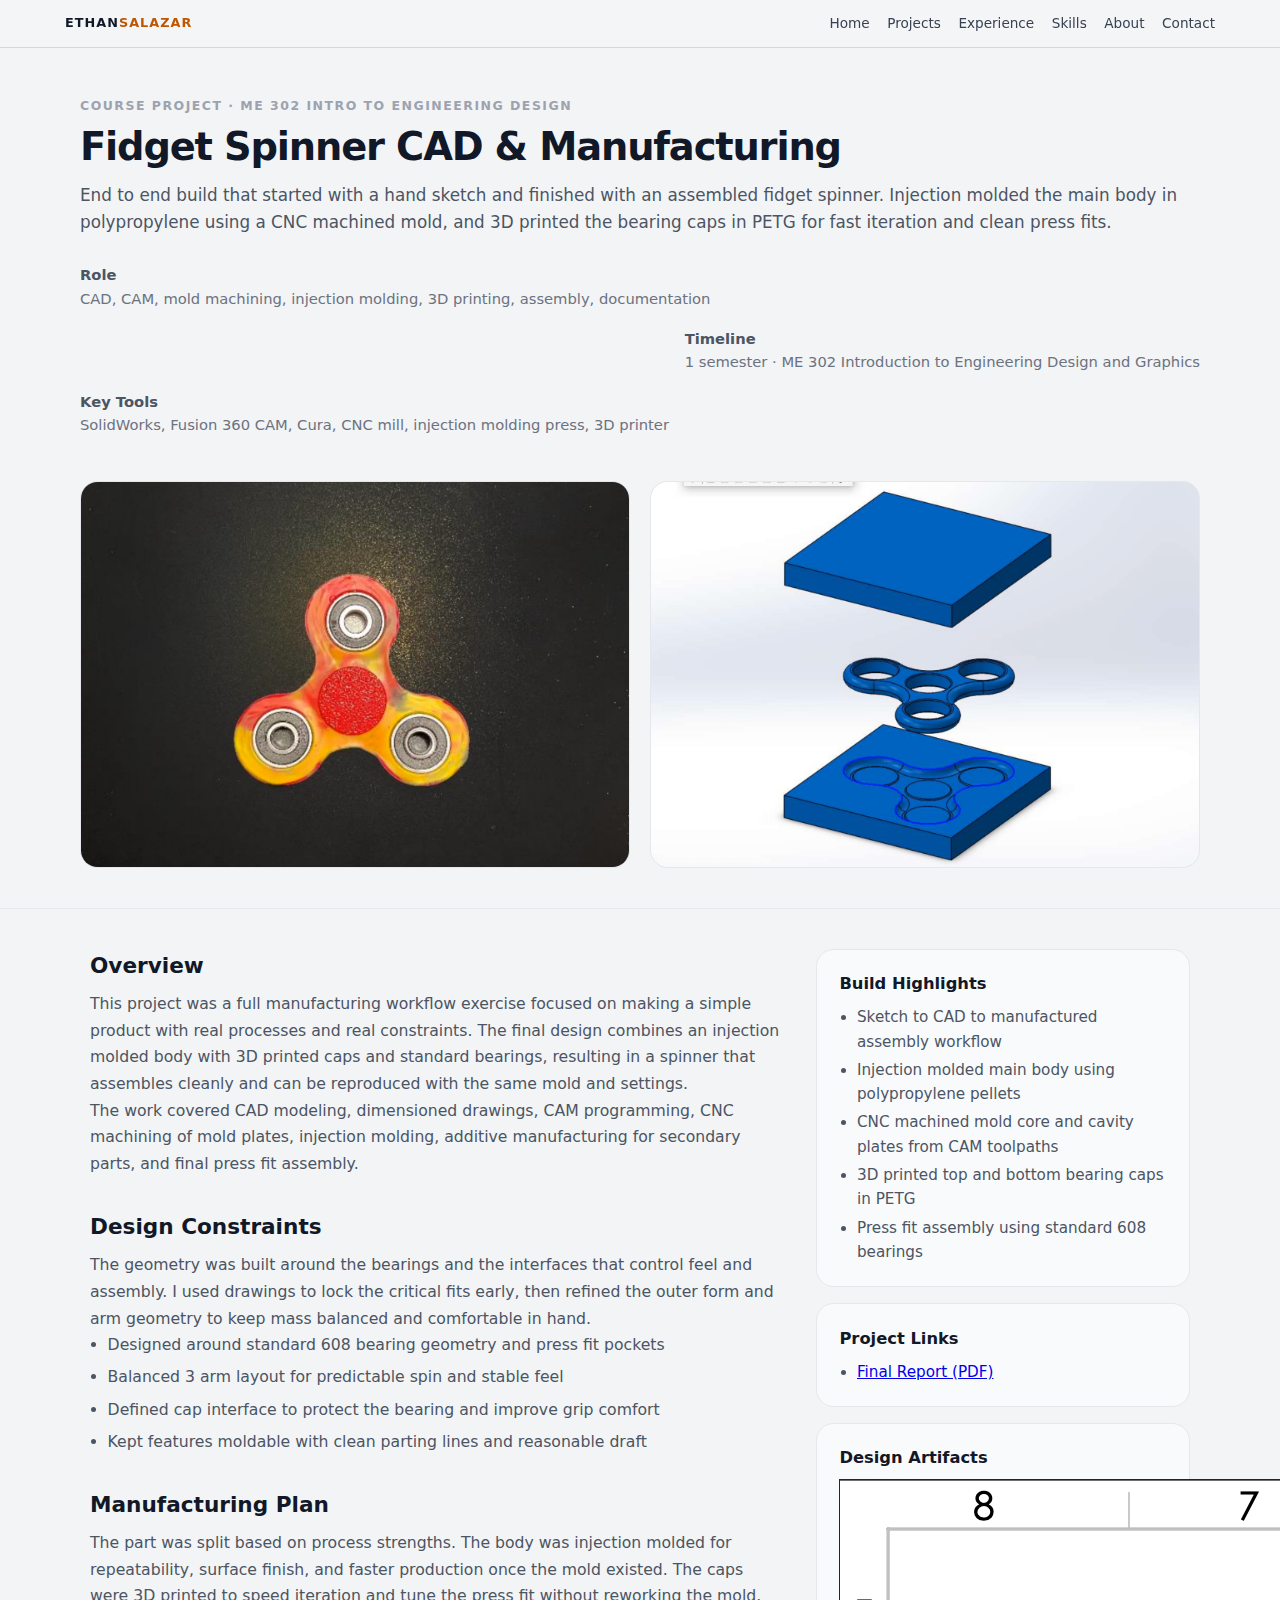
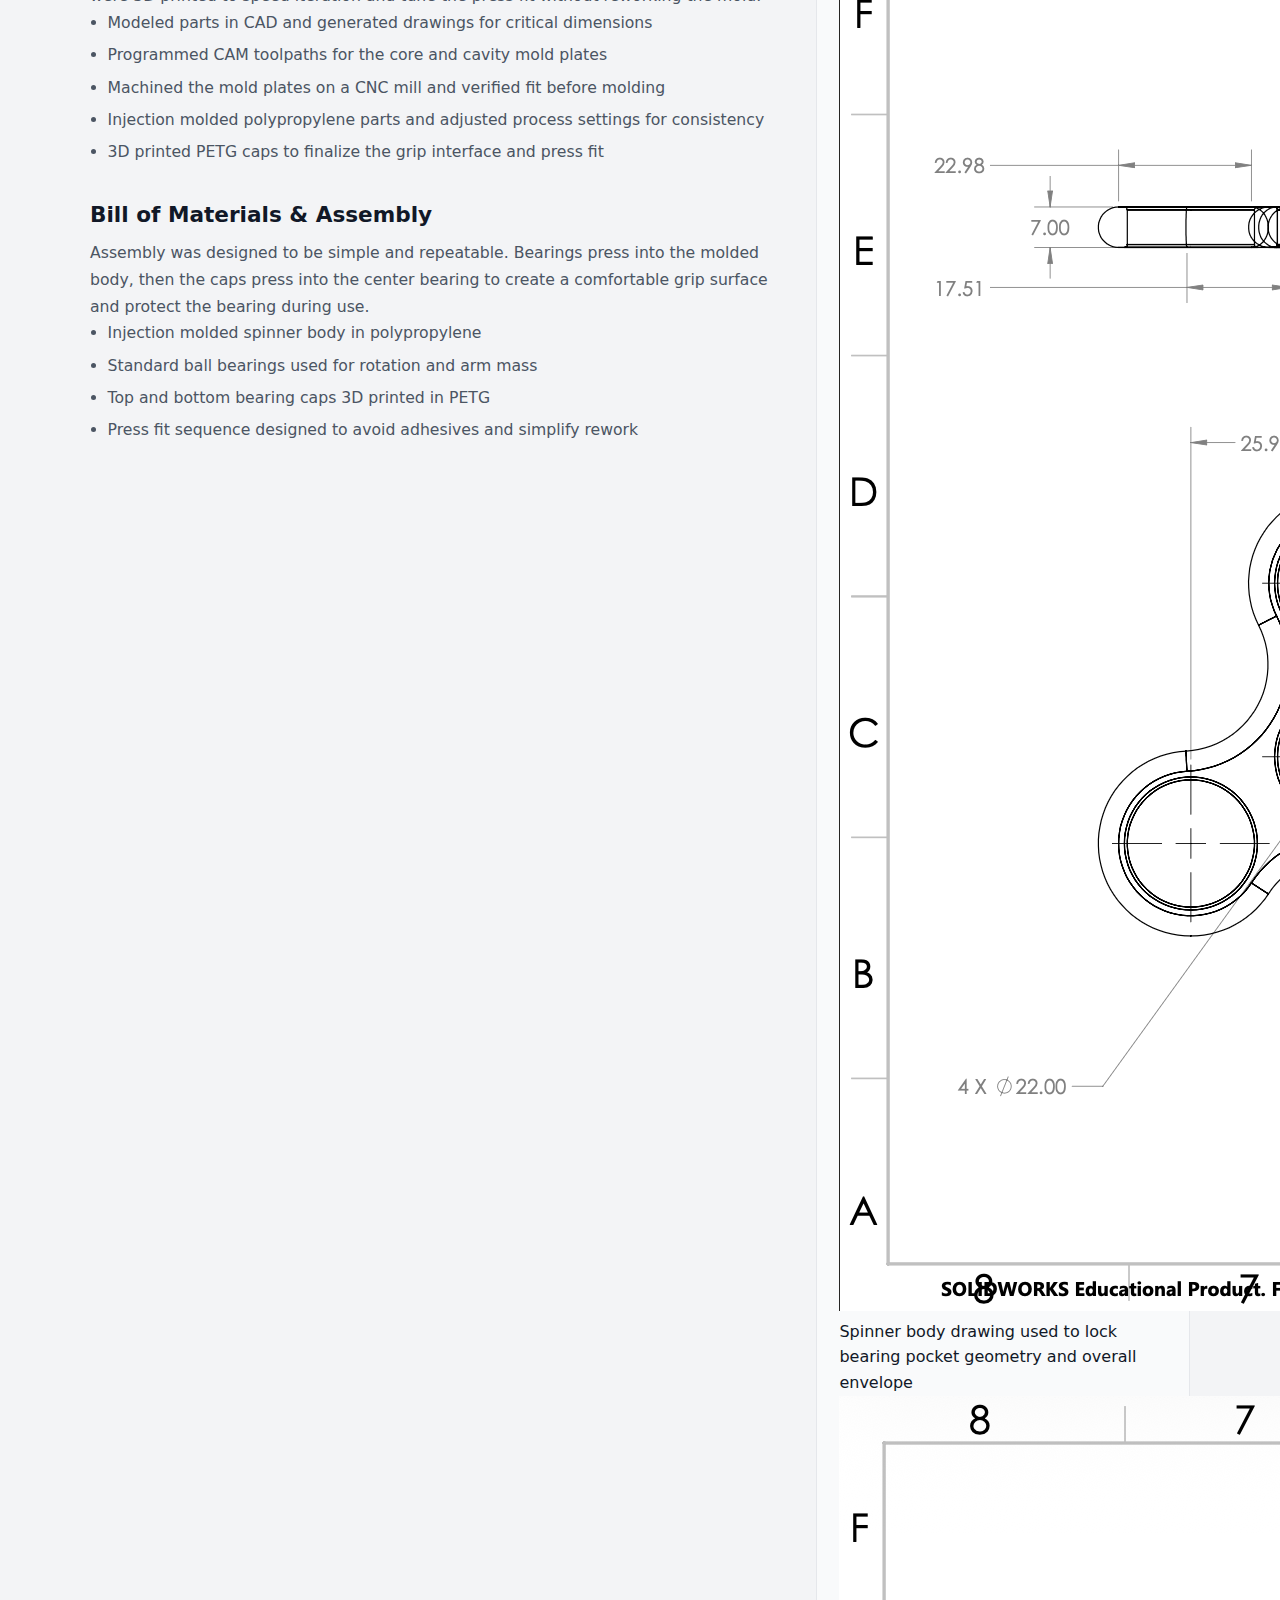
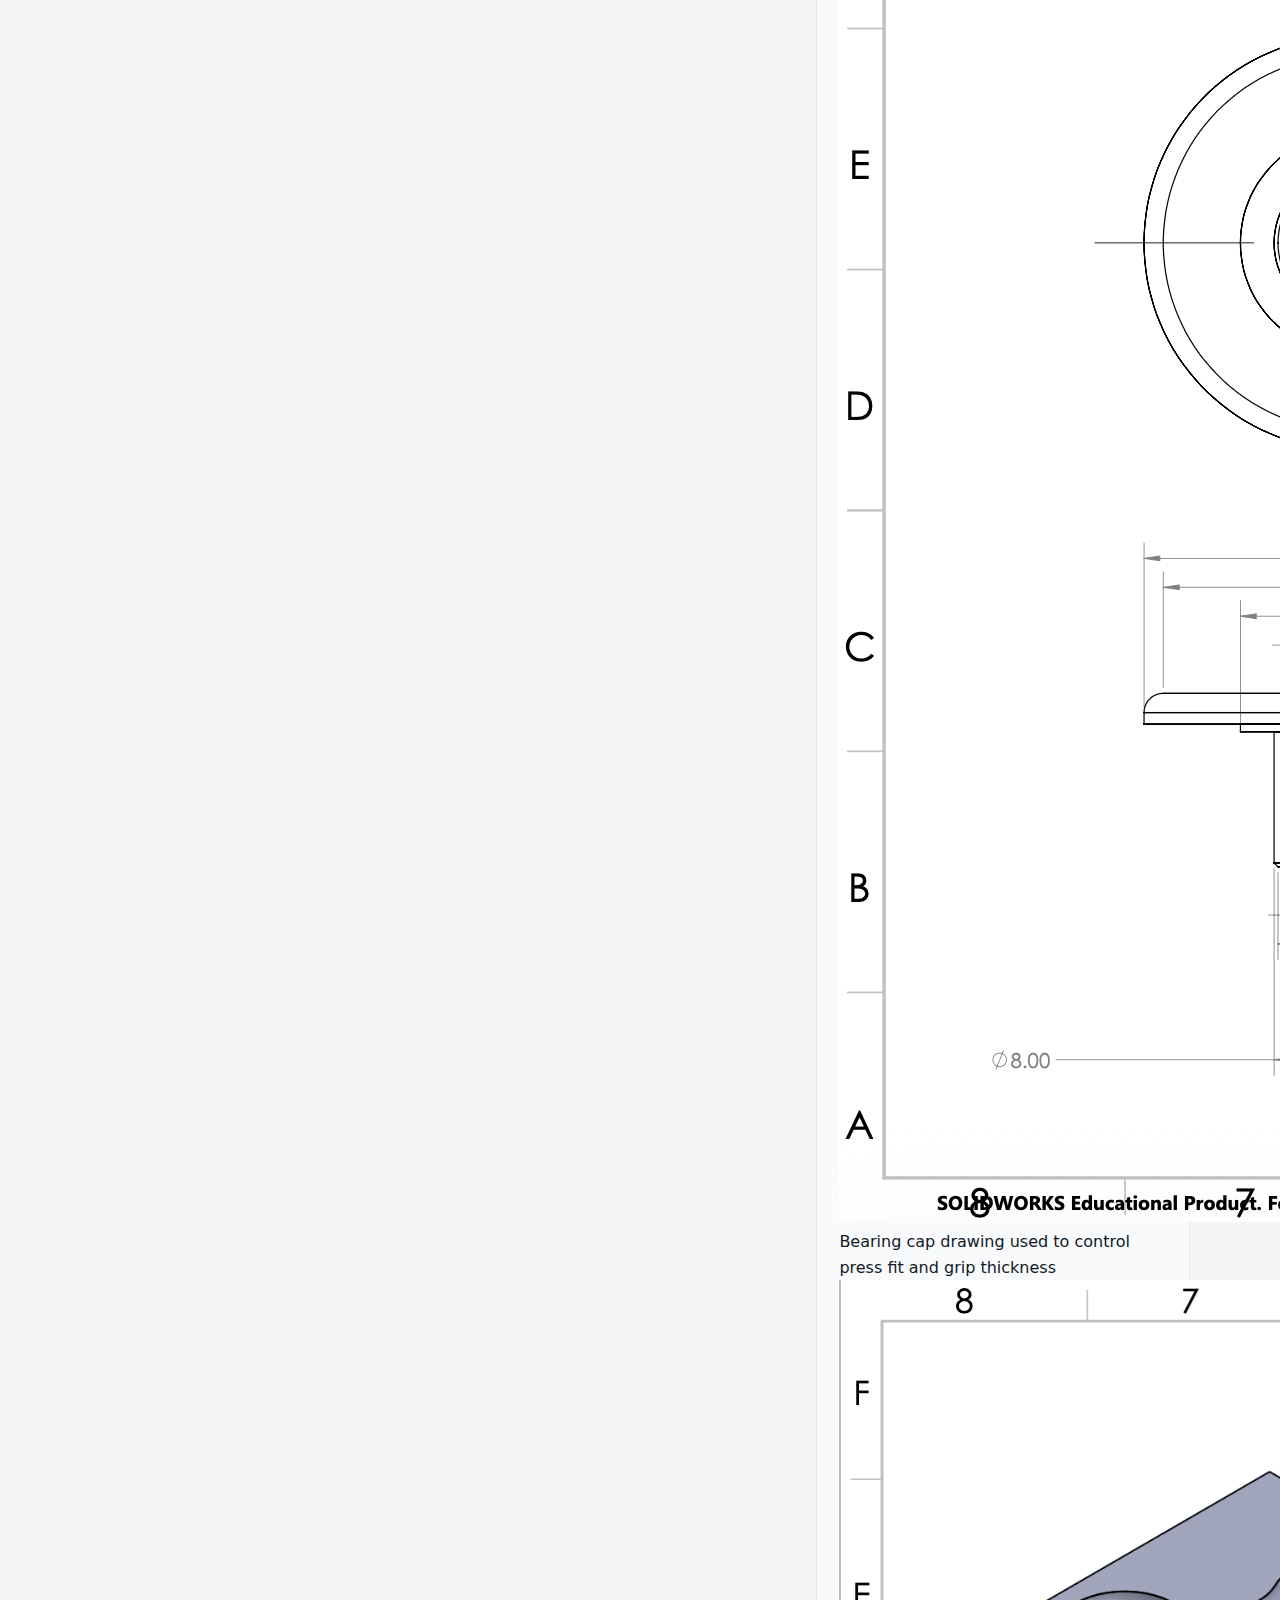
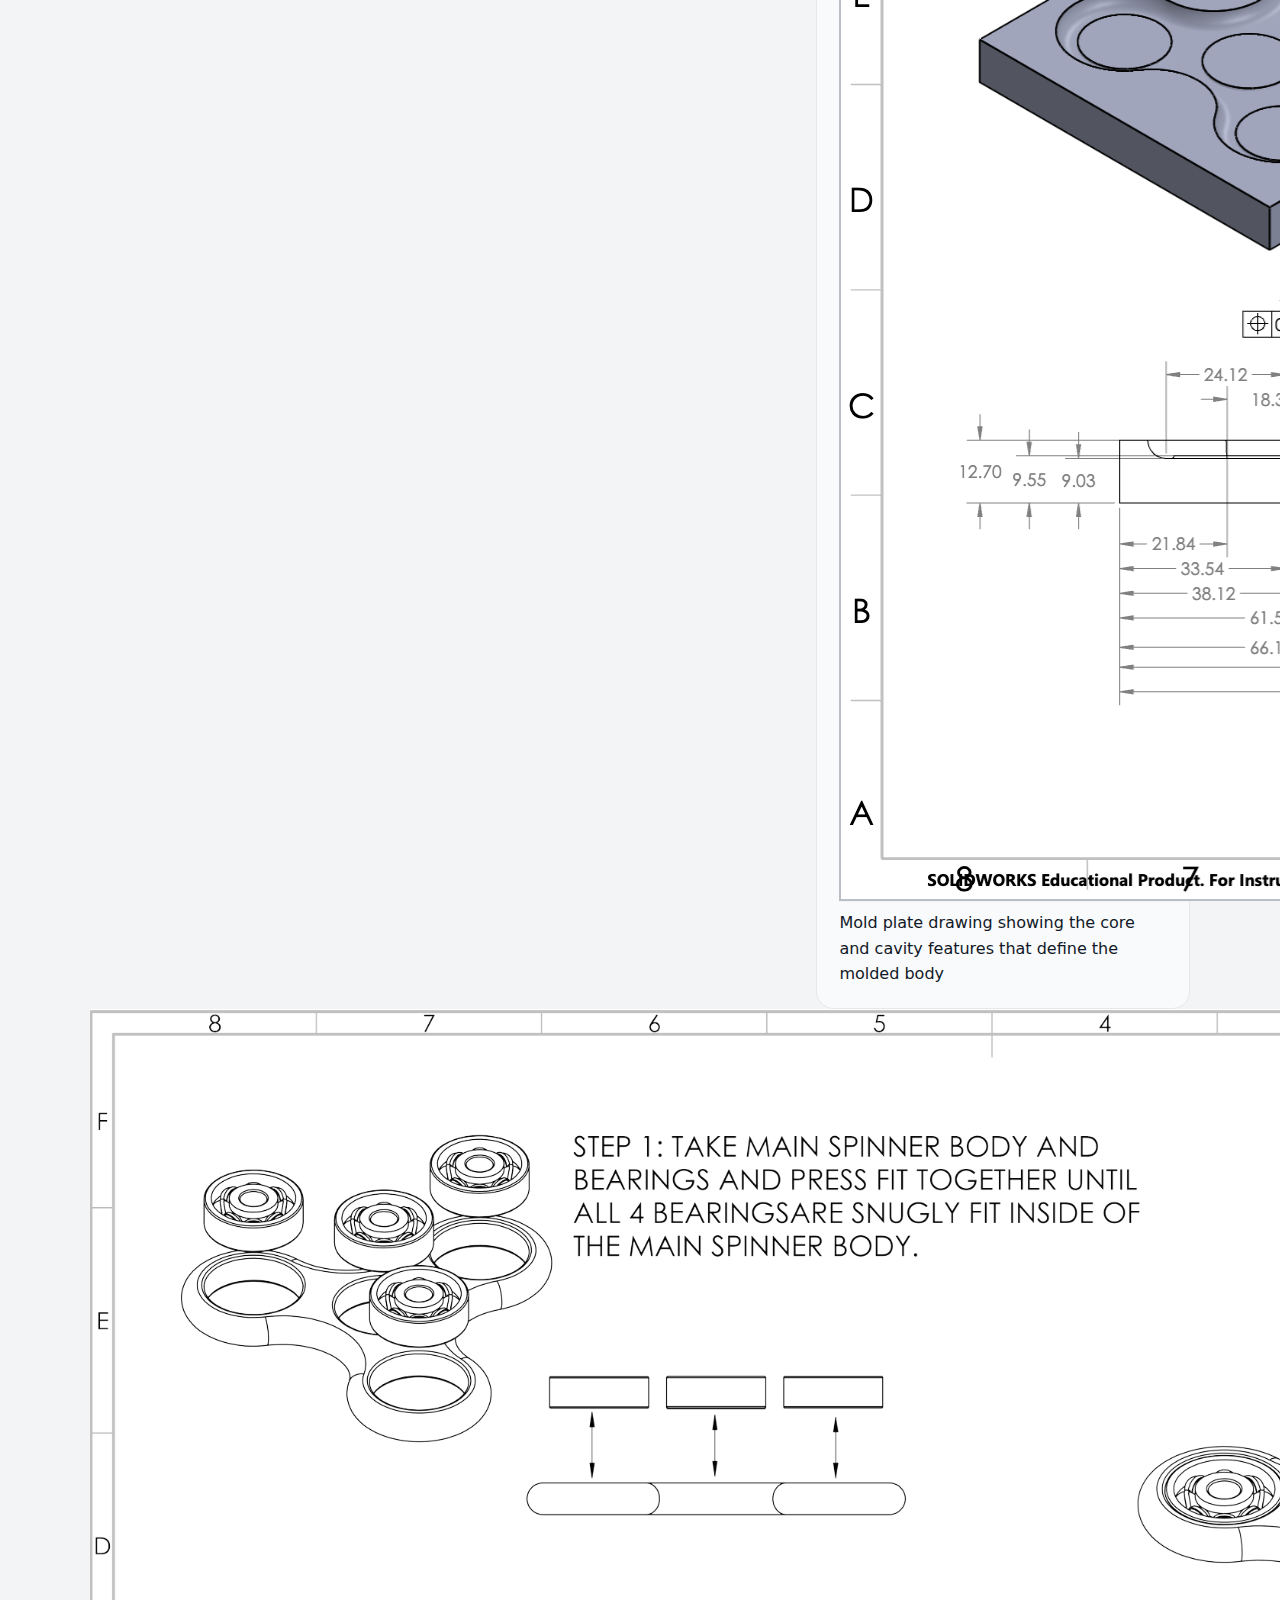
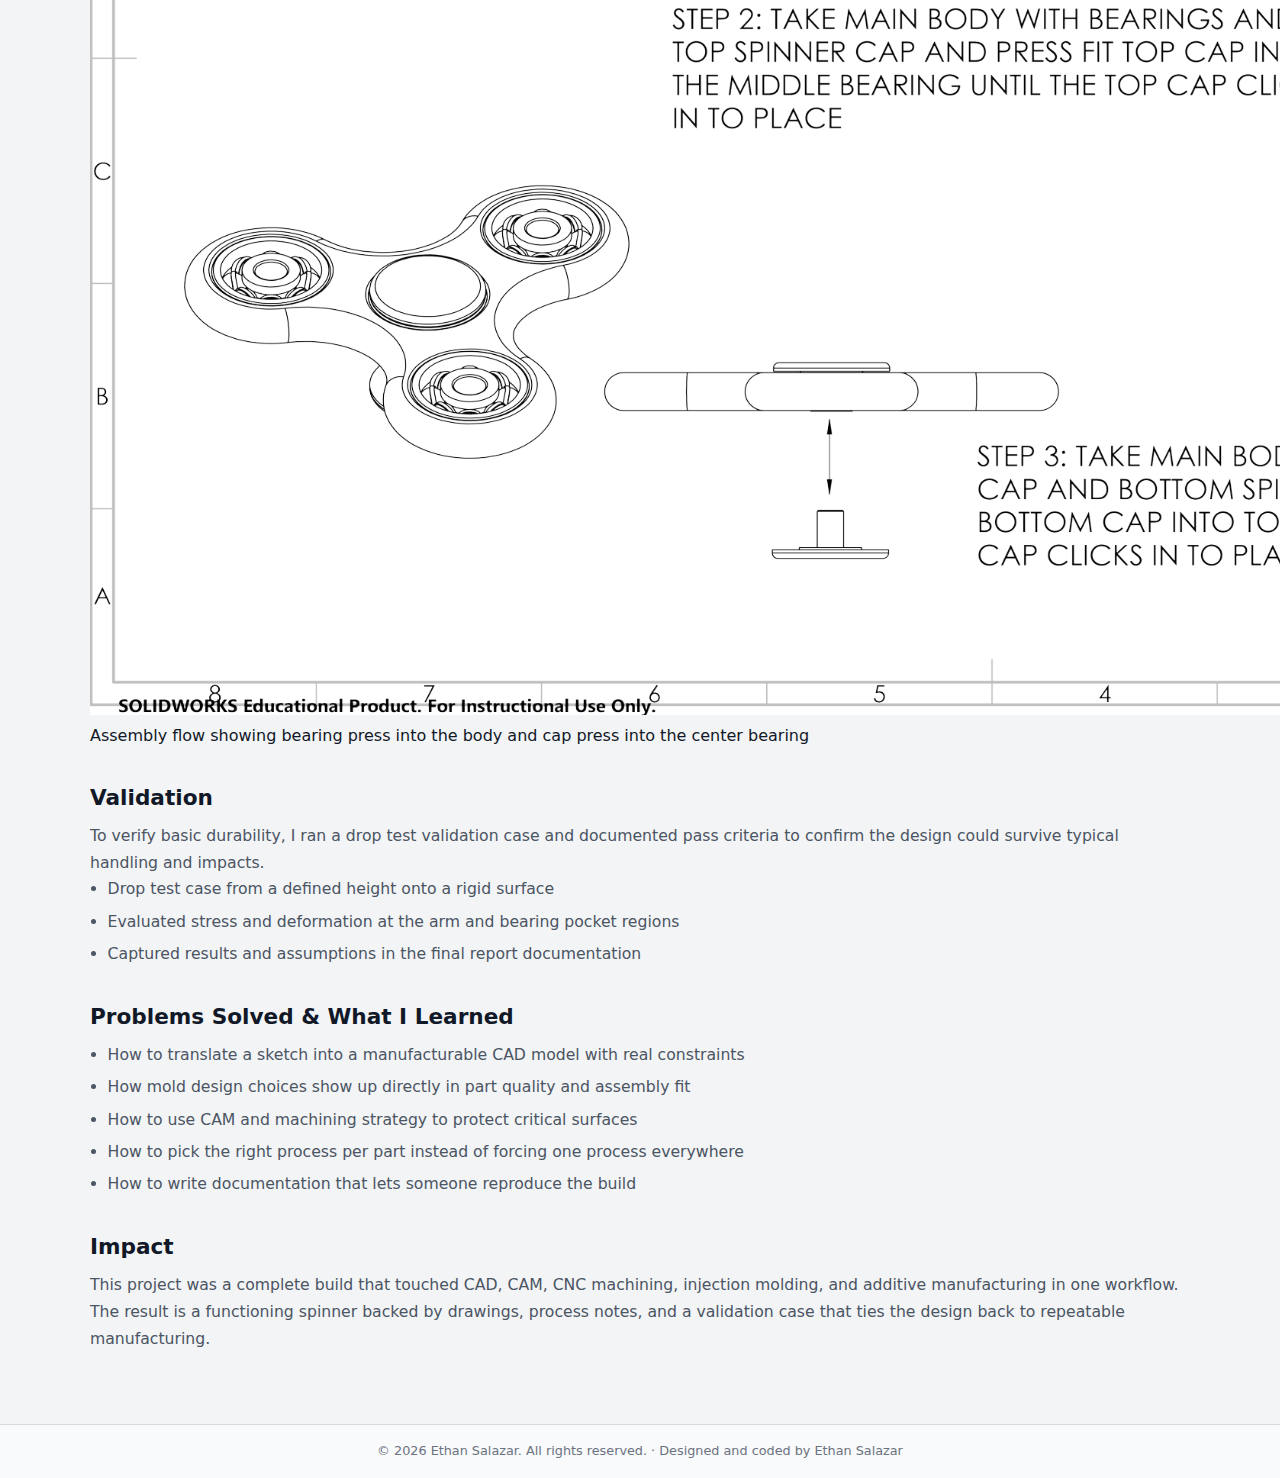
<file: fidget-spinner.html>
<!DOCTYPE html>
<html lang="en">
<head>
  <meta charset="UTF-8" />
  <meta name="viewport" content="width=device-width, initial-scale=1.0" />
  <title>Fidget Spinner CAD & Manufacturing | Ethan Salazar</title>
  <link rel="stylesheet" href="css/styles.css" />
</head>
<body>
  <div class="page">

    <!-- Header (same as index) -->
    <header class="site-header">
      <div class="container header-inner">
        <div class="logo">Ethan<span>Salazar</span></div>

        <nav class="nav">
          <a href="index.html#home">Home</a>
          <a href="index.html#projects">Projects</a>
          <a href="index.html#experience">Experience</a>
          <a href="index.html#skills">Skills</a>
          <a href="index.html#about">About</a>
          <a href="index.html#contact">Contact</a>
        </nav>
      </div>
    </header>

    <!-- Project hero -->
    <section class="project-hero">
      <div class="project-hero-inner">
        <div>
          <div class="project-eyebrow">Course Project · ME 302 Intro to Engineering Design</div>
          <h1 class="project-title">Fidget Spinner CAD & Manufacturing</h1>
          <p class="project-subtitle">
            End to end build that started with a hand sketch and finished with an assembled fidget spinner.
            Injection molded the main body in polypropylene using a CNC machined mold, and 3D printed the
            bearing caps in PETG for fast iteration and clean press fits.
          </p>
        </div>

        <div class="project-meta">
          <div class="project-meta-item">
            <span class="project-meta-label">Role</span>
            <span>CAD, CAM, mold machining, injection molding, 3D printing, assembly, documentation</span>
          </div>

          <div class="project-meta-item project-meta-timeline">
            <span class="project-meta-label">Timeline</span>
            <span>1 semester · ME 302 Introduction to Engineering Design and Graphics</span>
          </div>

          <div class="project-meta-item">
            <span class="project-meta-label">Key Tools</span>
            <span>SolidWorks, Fusion 360 CAM, Cura, CNC mill, injection molding press, 3D printer</span>
          </div>
        </div>

        <!-- Hero media -->
        <div class="project-hero-media project-hero-media-grid">
          <figure class="project-hero-figure">
            <img src="img/spinner.png" alt="Final assembled fidget spinner" />
          </figure>
          <figure class="project-hero-figure">
            <img src="img/spinner-mold.png" alt="CNC machined injection mold plates used for the spinner body" />
          </figure>
        </div>
      </div>
    </section>

    <!-- Project content -->
    <main class="project-main">
      <div class="project-layout">

        <!-- Sidebar FIRST so float layout works -->
        <aside>
          <div class="project-sidebar-card">
            <h3>Build Highlights</h3>
            <ul>
              <li>Sketch to CAD to manufactured assembly workflow</li>
              <li>Injection molded main body using polypropylene pellets</li>
              <li>CNC machined mold core and cavity plates from CAM toolpaths</li>
              <li>3D printed top and bottom bearing caps in PETG</li>
              <li>Press fit assembly using standard 608 bearings</li>
            </ul>
          </div>

          <div class="project-sidebar-card" style="margin-top:1rem;">
            <h3>Project Links</h3>
            <ul>
              <li>
                <a href="files/Spinner Final Report.pdf" target="_blank" rel="noopener noreferrer" download>
                  Final Report (PDF)
                </a>
              </li>
            </ul>
          </div>

          <div class="project-sidebar-card" style="margin-top:1rem;">
            <h3>Design Artifacts</h3>

            <figure class="project-figure project-figure--diagram">
              <img src="img/spinner-drawing.png" alt="Dimensioned drawing of the spinner body" />
              <figcaption>Spinner body drawing used to lock bearing pocket geometry and overall envelope</figcaption>
            </figure>

            <figure class="project-figure project-figure--diagram">
              <img src="img/cap-drawing.png" alt="Dimensioned drawing of the bearing cap" />
              <figcaption>Bearing cap drawing used to control press fit and grip thickness</figcaption>
            </figure>

            <figure class="project-figure project-figure--diagram">
              <img src="img/mold-drawing.png" alt="Dimensioned drawing of the spinner mold plate" />
              <figcaption>Mold plate drawing showing the core and cavity features that define the molded body</figcaption>
            </figure>
          </div>
        </aside>

        <!-- Main content column -->
        <div class="project-main-column">

          <section class="project-section">
            <h2>Overview</h2>
            <p>
              This project was a full manufacturing workflow exercise focused on making a simple product
              with real processes and real constraints. The final design combines an injection molded body
              with 3D printed caps and standard bearings, resulting in a spinner that assembles cleanly and
              can be reproduced with the same mold and settings.
            </p>
            <p>
              The work covered CAD modeling, dimensioned drawings, CAM programming, CNC machining of mold
              plates, injection molding, additive manufacturing for secondary parts, and final press fit
              assembly.
            </p>
          </section>

          <section class="project-section">
            <h2>Design Constraints</h2>
            <p>
              The geometry was built around the bearings and the interfaces that control feel and assembly.
              I used drawings to lock the critical fits early, then refined the outer form and arm geometry
              to keep mass balanced and comfortable in hand.
            </p>
            <ul>
              <li>Designed around standard 608 bearing geometry and press fit pockets</li>
              <li>Balanced 3 arm layout for predictable spin and stable feel</li>
              <li>Defined cap interface to protect the bearing and improve grip comfort</li>
              <li>Kept features moldable with clean parting lines and reasonable draft</li>
            </ul>
          </section>

          <section class="project-section">
            <h2>Manufacturing Plan</h2>
            <p>
              The part was split based on process strengths. The body was injection molded for repeatability,
              surface finish, and faster production once the mold existed. The caps were 3D printed to speed
              iteration and tune the press fit without reworking the mold.
            </p>
            <ul>
              <li>Modeled parts in CAD and generated drawings for critical dimensions</li>
              <li>Programmed CAM toolpaths for the core and cavity mold plates</li>
              <li>Machined the mold plates on a CNC mill and verified fit before molding</li>
              <li>Injection molded polypropylene parts and adjusted process settings for consistency</li>
              <li>3D printed PETG caps to finalize the grip interface and press fit</li>
            </ul>

            <div class="project-plot-row">
            </div>
          </section>

          <section class="project-section">
            <h2>Bill of Materials & Assembly</h2>
            <p>
              Assembly was designed to be simple and repeatable. Bearings press into the molded body, then
              the caps press into the center bearing to create a comfortable grip surface and protect the
              bearing during use.
            </p>
            <ul>
              <li>Injection molded spinner body in polypropylene</li>
              <li>Standard ball bearings used for rotation and arm mass</li>
              <li>Top and bottom bearing caps 3D printed in PETG</li>
              <li>Press fit sequence designed to avoid adhesives and simplify rework</li>
            </ul>

            <figure class="project-figure project-figure--diagram project-figure--narrow">
              <img src="img/assembly-plan.PNG" alt="Assembly plan diagram for pressing bearings and caps" />
              <figcaption>Assembly flow showing bearing press into the body and cap press into the center bearing</figcaption>
            </figure>
          </section>

          <section class="project-section">
            <h2>Validation</h2>
            <p>
              To verify basic durability, I ran a drop test validation case and documented pass criteria to
              confirm the design could survive typical handling and impacts.
            </p>
            <ul>
              <li>Drop test case from a defined height onto a rigid surface</li>
              <li>Evaluated stress and deformation at the arm and bearing pocket regions</li>
              <li>Captured results and assumptions in the final report documentation</li>
            </ul>
          </section>

          <section class="project-section">
            <h2>Problems Solved &amp; What I Learned</h2>
            <ul>
              <li>How to translate a sketch into a manufacturable CAD model with real constraints</li>
              <li>How mold design choices show up directly in part quality and assembly fit</li>
              <li>How to use CAM and machining strategy to protect critical surfaces</li>
              <li>How to pick the right process per part instead of forcing one process everywhere</li>
              <li>How to write documentation that lets someone reproduce the build</li>
            </ul>
          </section>

          <section class="project-section">
            <h2>Impact</h2>
            <p>
              This project was a complete build that touched CAD, CAM, CNC machining, injection molding, and additive
              manufacturing in one workflow. The result is a functioning spinner backed by drawings, process notes,
              and a validation case that ties the design back to repeatable manufacturing.
            </p>
          </section>

        </div>
      </div>
    </main>

    <!-- Footer -->
    <footer class="site-footer">
      <div class="container footer-inner">
        <p>&copy; <span id="year"></span> Ethan Salazar. All rights reserved.
  <span class="footer-divider">·</span>
  Designed and coded by Ethan Salazar</p>
      </div>
    </footer>

  </div>

  <script>
    document.getElementById('year').textContent = new Date().getFullYear();
  </script>
</body>
</html>
</file>
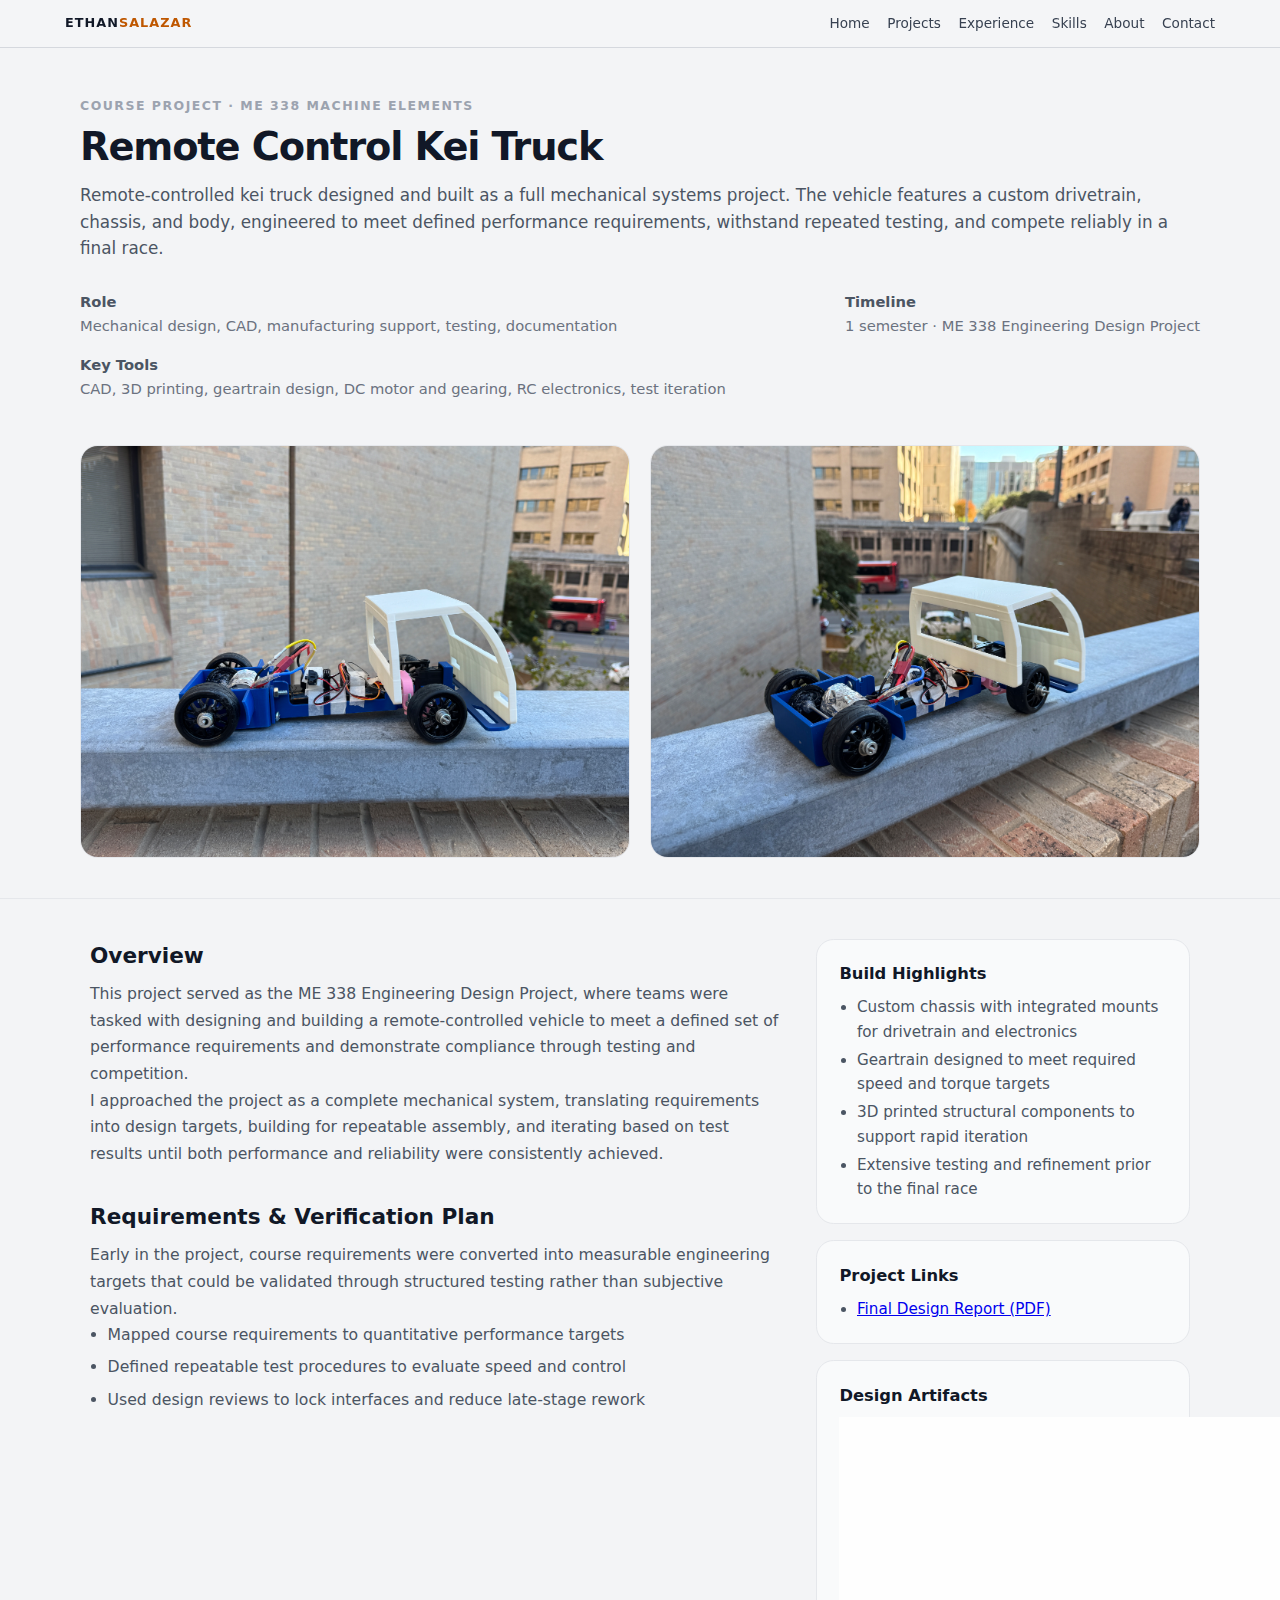
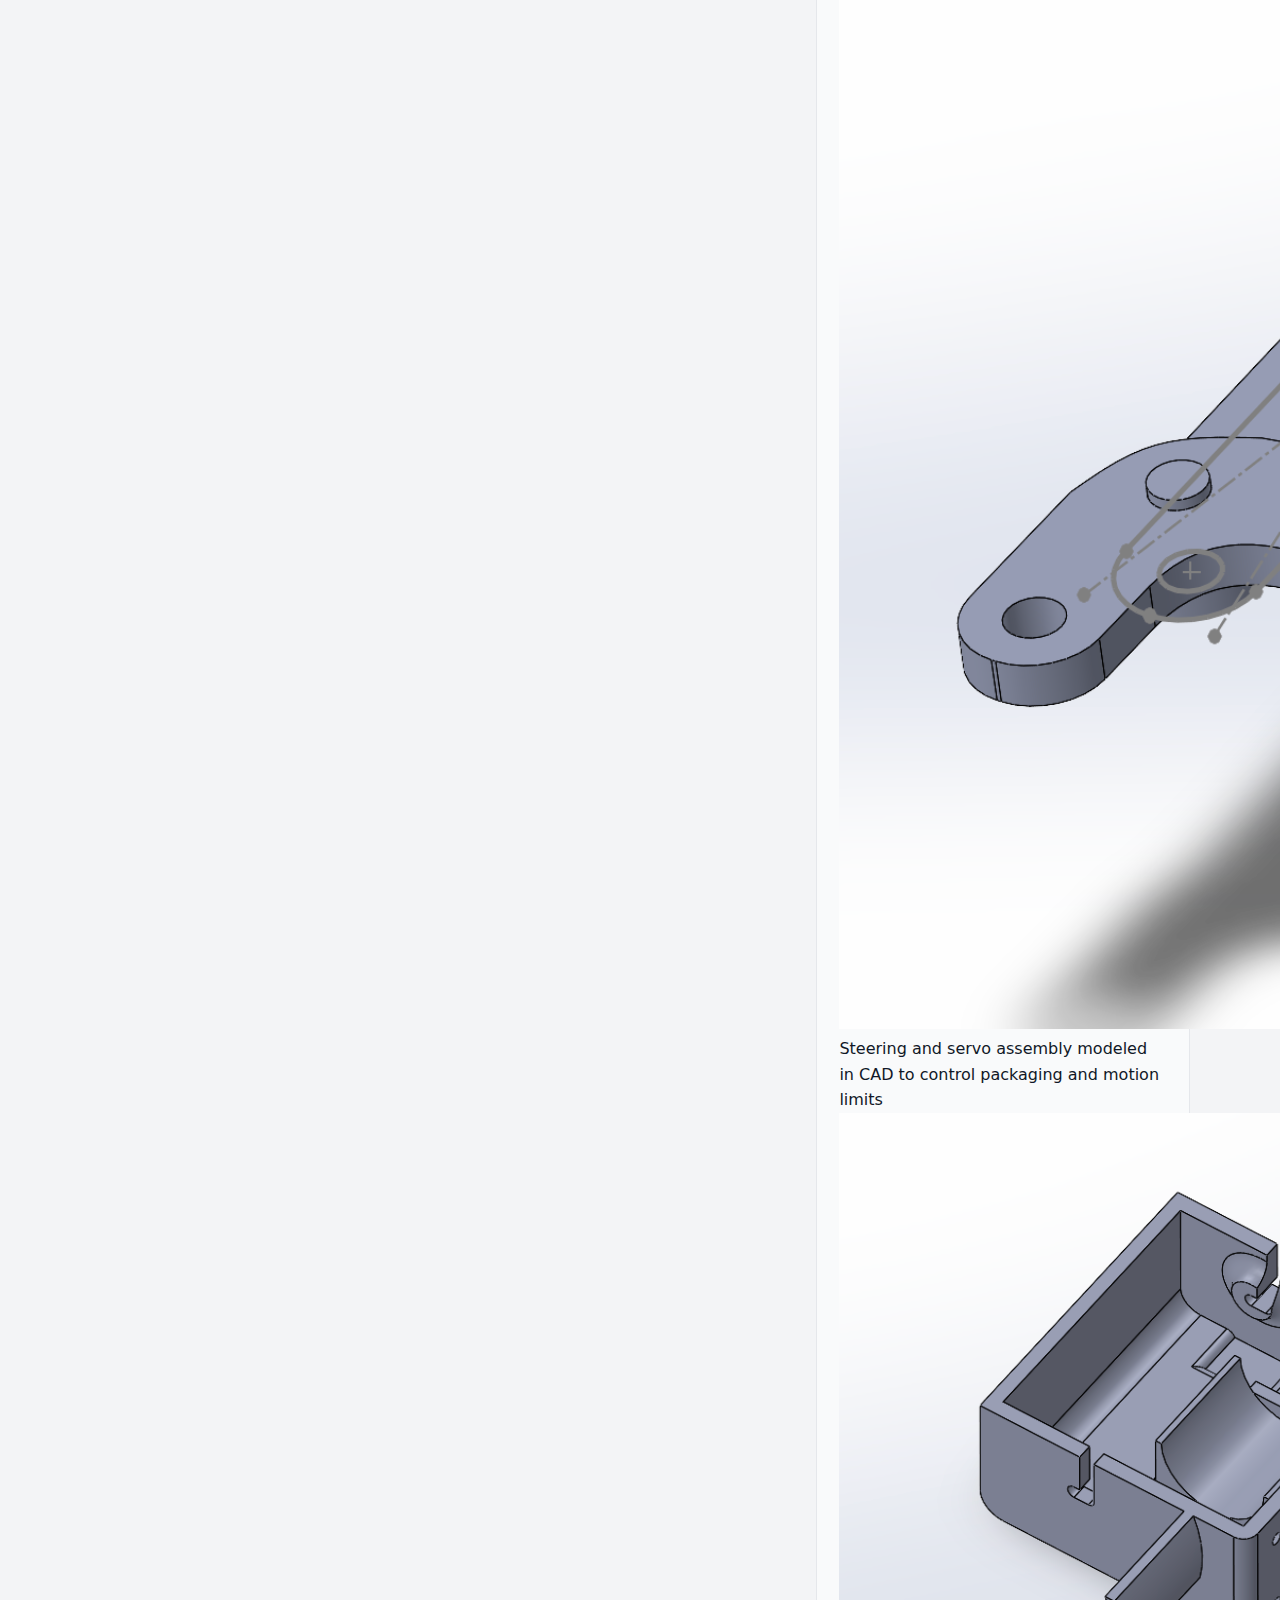
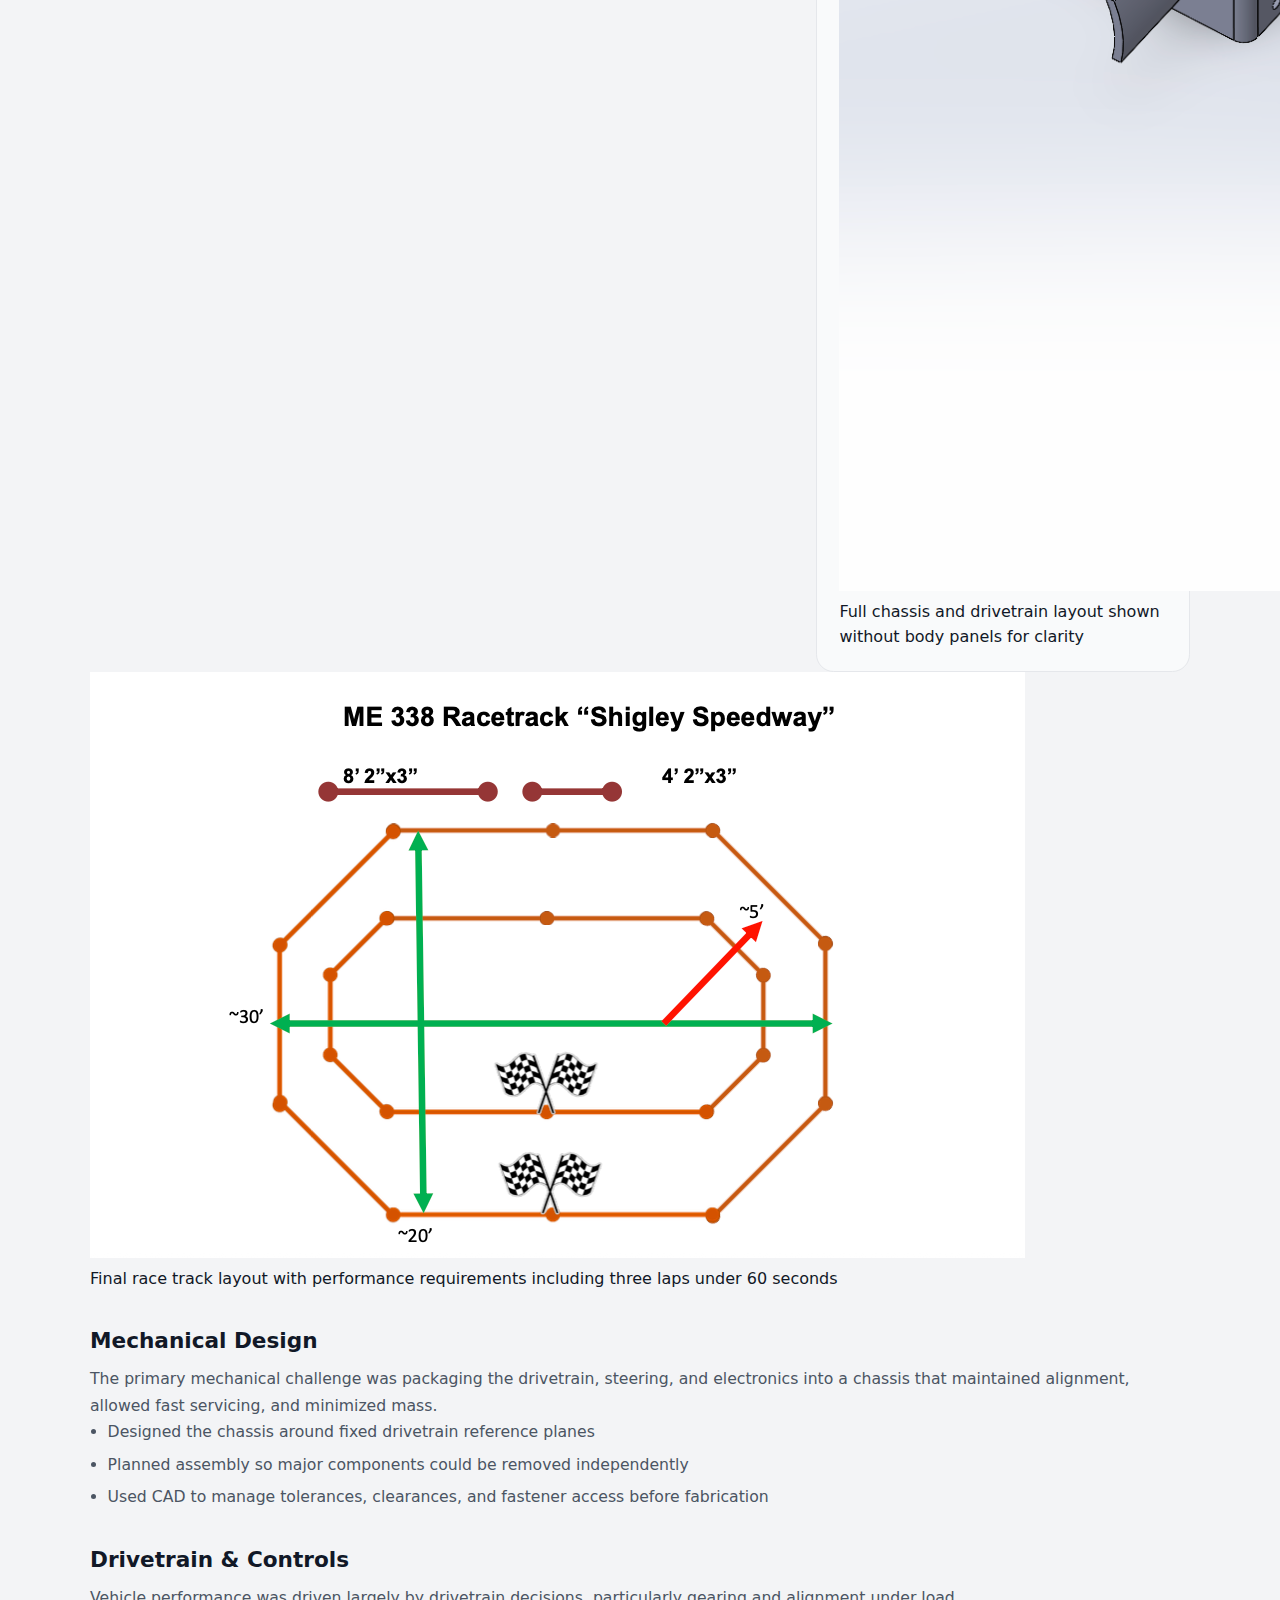
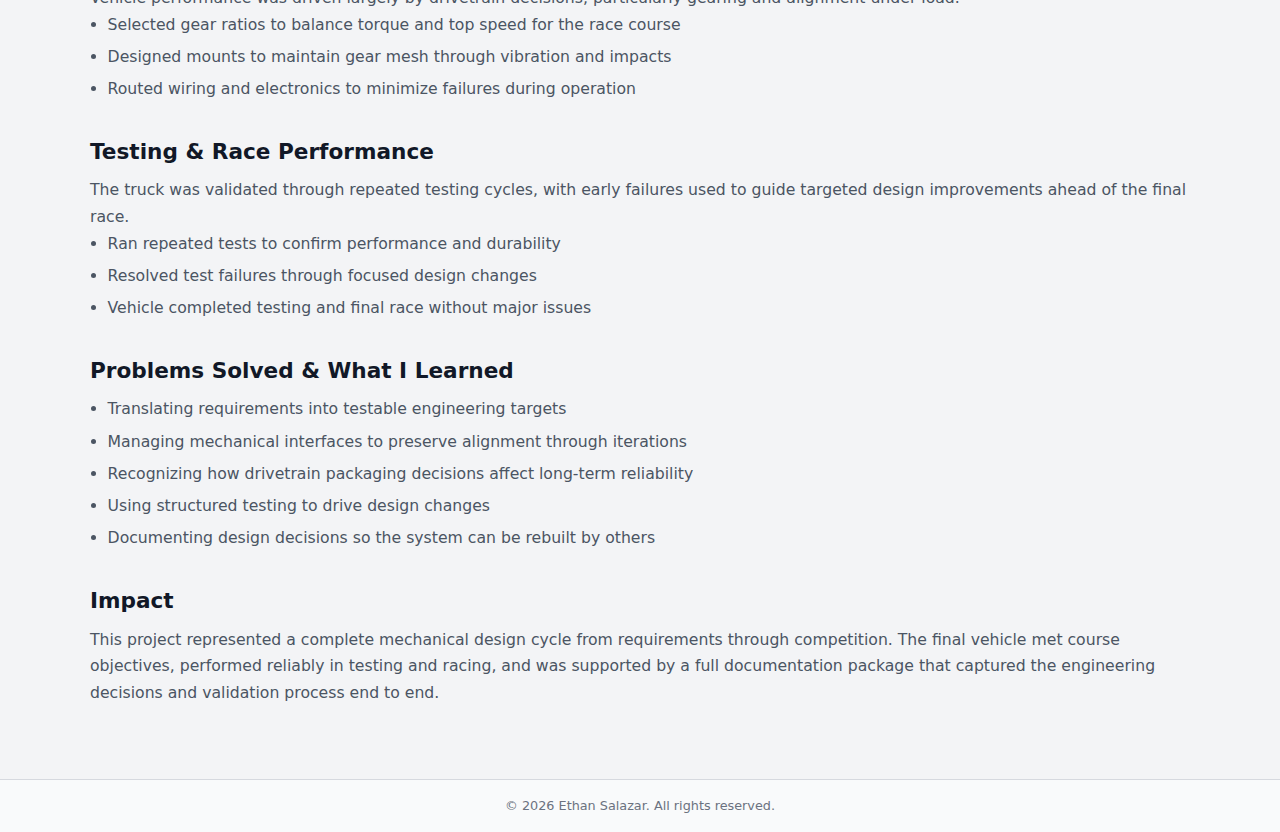
<file: kei-truck.html>
<!DOCTYPE html>
<html lang="en">
<head>
  <meta charset="UTF-8" />
  <meta name="viewport" content="width=device-width, initial-scale=1.0" />
  <title>Remote Control Kei Truck | Ethan Salazar</title>
  <link rel="stylesheet" href="css/styles.css" />
</head>
<body>
  <div class="page">

    <header class="site-header">
      <div class="container header-inner">
        <div class="logo">Ethan<span>Salazar</span></div>

        <nav class="nav">
          <a href="index.html#home">Home</a>
          <a href="index.html#projects">Projects</a>
          <a href="index.html#experience">Experience</a>
          <a href="index.html#skills">Skills</a>
          <a href="index.html#about">About</a>
          <a href="index.html#contact">Contact</a>
        </nav>
      </div>
    </header>

    <section class="project-hero">
      <div class="project-hero-inner">
        <div>
          <div class="project-eyebrow">Course Project · ME 338 Machine Elements</div>
          <h1 class="project-title">Remote Control Kei Truck</h1>
          <p class="project-subtitle">
            Remote-controlled kei truck designed and built as a full mechanical systems project.
            The vehicle features a custom drivetrain, chassis, and body, engineered to meet
            defined performance requirements, withstand repeated testing, and compete reliably
            in a final race.
          </p>
        </div>

        <div class="project-meta">
          <div class="project-meta-item">
            <span class="project-meta-label">Role</span>
            <span>Mechanical design, CAD, manufacturing support, testing, documentation</span>
          </div>

          <div class="project-meta-item project-meta-timeline">
            <span class="project-meta-label">Timeline</span>
            <span>1 semester · ME 338 Engineering Design Project</span>
          </div>

          <div class="project-meta-item">
            <span class="project-meta-label">Key Tools</span>
            <span>CAD, 3D printing, geartrain design, DC motor and gearing, RC electronics, test iteration</span>
          </div>
        </div>

        <div class="project-hero-media project-hero-media-grid">
          <figure class="project-hero-figure">
            <img src="img/kei-hero-1.JPG" alt="Remote control kei truck assembled and ready for testing" />
          </figure>
          <figure class="project-hero-figure">
            <img src="img/kei-hero-2.JPG" alt="Remote control kei truck showing chassis and body layout" />
          </figure>
        </div>
      </div>
    </section>

    <main class="project-main">
      <div class="project-layout">

        <aside>
          <div class="project-sidebar-card">
            <h3>Build Highlights</h3>
            <ul>
              <li>Custom chassis with integrated mounts for drivetrain and electronics</li>
              <li>Geartrain designed to meet required speed and torque targets</li>
              <li>3D printed structural components to support rapid iteration</li>
              <li>Extensive testing and refinement prior to the final race</li>
            </ul>
          </div>

          <div class="project-sidebar-card" style="margin-top:1rem;">
            <h3>Project Links</h3>
            <ul>
              <li>
                <a href="files/FDR.pdf" target="_blank" rel="noopener noreferrer" download>
                  Final Design Report (PDF)
                </a>
              </li>
            </ul>
          </div>

          <div class="project-sidebar-card" style="margin-top:1rem;">
            <h3>Design Artifacts</h3>

            <figure class="project-figure project-figure--diagram">
              <img src="img/kei-cad-1.png" alt="CAD snapshot of the chassis and drivetrain layout" />
              <figcaption>Steering and servo assembly modeled in CAD to control packaging and motion limits</figcaption>
            </figure>

            <figure class="project-figure project-figure--diagram">
              <img src="img/kei-cad-2.png" alt="CAD snapshot showing geartrain and axle integration" />
              <figcaption>Full chassis and drivetrain layout shown without body panels for clarity</figcaption>
            </figure>
          </div>
        </aside>

        <div class="project-main-column">

          <section class="project-section">
            <h2>Overview</h2>
            <p>
              This project served as the ME 338 Engineering Design Project, where teams were tasked
              with designing and building a remote-controlled vehicle to meet a defined set of
              performance requirements and demonstrate compliance through testing and competition.
            </p>
            <p>
              I approached the project as a complete mechanical system, translating requirements
              into design targets, building for repeatable assembly, and iterating based on test
              results until both performance and reliability were consistently achieved.
            </p>
          </section>

          <section class="project-section">
            <h2>Requirements & Verification Plan</h2>
            <p>
              Early in the project, course requirements were converted into measurable engineering
              targets that could be validated through structured testing rather than subjective
              evaluation.
            </p>
            <ul>
              <li>Mapped course requirements to quantitative performance targets</li>
              <li>Defined repeatable test procedures to evaluate speed and control</li>
              <li>Used design reviews to lock interfaces and reduce late-stage rework</li>
            </ul>

            <figure class="project-figure project-figure--diagram project-figure--narrow">
              <img src="img/kei-requirements.png" alt="Final race track layout and requirements" />
              <figcaption>Final race track layout with performance requirements including three laps under 60 seconds</figcaption>
            </figure>
          </section>

          <section class="project-section">
            <h2>Mechanical Design</h2>
            <p>
              The primary mechanical challenge was packaging the drivetrain, steering, and electronics
              into a chassis that maintained alignment, allowed fast servicing, and minimized mass.
            </p>
            <ul>
              <li>Designed the chassis around fixed drivetrain reference planes</li>
              <li>Planned assembly so major components could be removed independently</li>
              <li>Used CAD to manage tolerances, clearances, and fastener access before fabrication</li>
            </ul>
          </section>

          <section class="project-section">
            <h2>Drivetrain & Controls</h2>
            <p>
              Vehicle performance was driven largely by drivetrain decisions, particularly gearing
              and alignment under load.
            </p>
            <ul>
              <li>Selected gear ratios to balance torque and top speed for the race course</li>
              <li>Designed mounts to maintain gear mesh through vibration and impacts</li>
              <li>Routed wiring and electronics to minimize failures during operation</li>
            </ul>
          </section>

          <section class="project-section">
            <h2>Testing & Race Performance</h2>
            <p>
              The truck was validated through repeated testing cycles, with early failures used to
              guide targeted design improvements ahead of the final race.
            </p>
            <ul>
              <li>Ran repeated tests to confirm performance and durability</li>
              <li>Resolved test failures through focused design changes</li>
              <li>Vehicle completed testing and final race without major issues</li>
            </ul>
          </section>

          <section class="project-section">
            <h2>Problems Solved & What I Learned</h2>
            <ul>
              <li>Translating requirements into testable engineering targets</li>
              <li>Managing mechanical interfaces to preserve alignment through iterations</li>
              <li>Recognizing how drivetrain packaging decisions affect long-term reliability</li>
              <li>Using structured testing to drive design changes</li>
              <li>Documenting design decisions so the system can be rebuilt by others</li>
            </ul>
          </section>

          <section class="project-section">
            <h2>Impact</h2>
            <p>
              This project represented a complete mechanical design cycle from requirements through
              competition. The final vehicle met course objectives, performed reliably in testing
              and racing, and was supported by a full documentation package that captured the
              engineering decisions and validation process end to end.
            </p>
          </section>

        </div>
      </div>
    </main>

    <footer class="site-footer">
      <div class="container footer-inner">
        <p>&copy; <span id="year"></span> Ethan Salazar. All rights reserved.</p>
      </div>
    </footer>

  </div>

  <script>
    document.getElementById('year').textContent = new Date().getFullYear();
  </script>
</body>
</html>
</file>
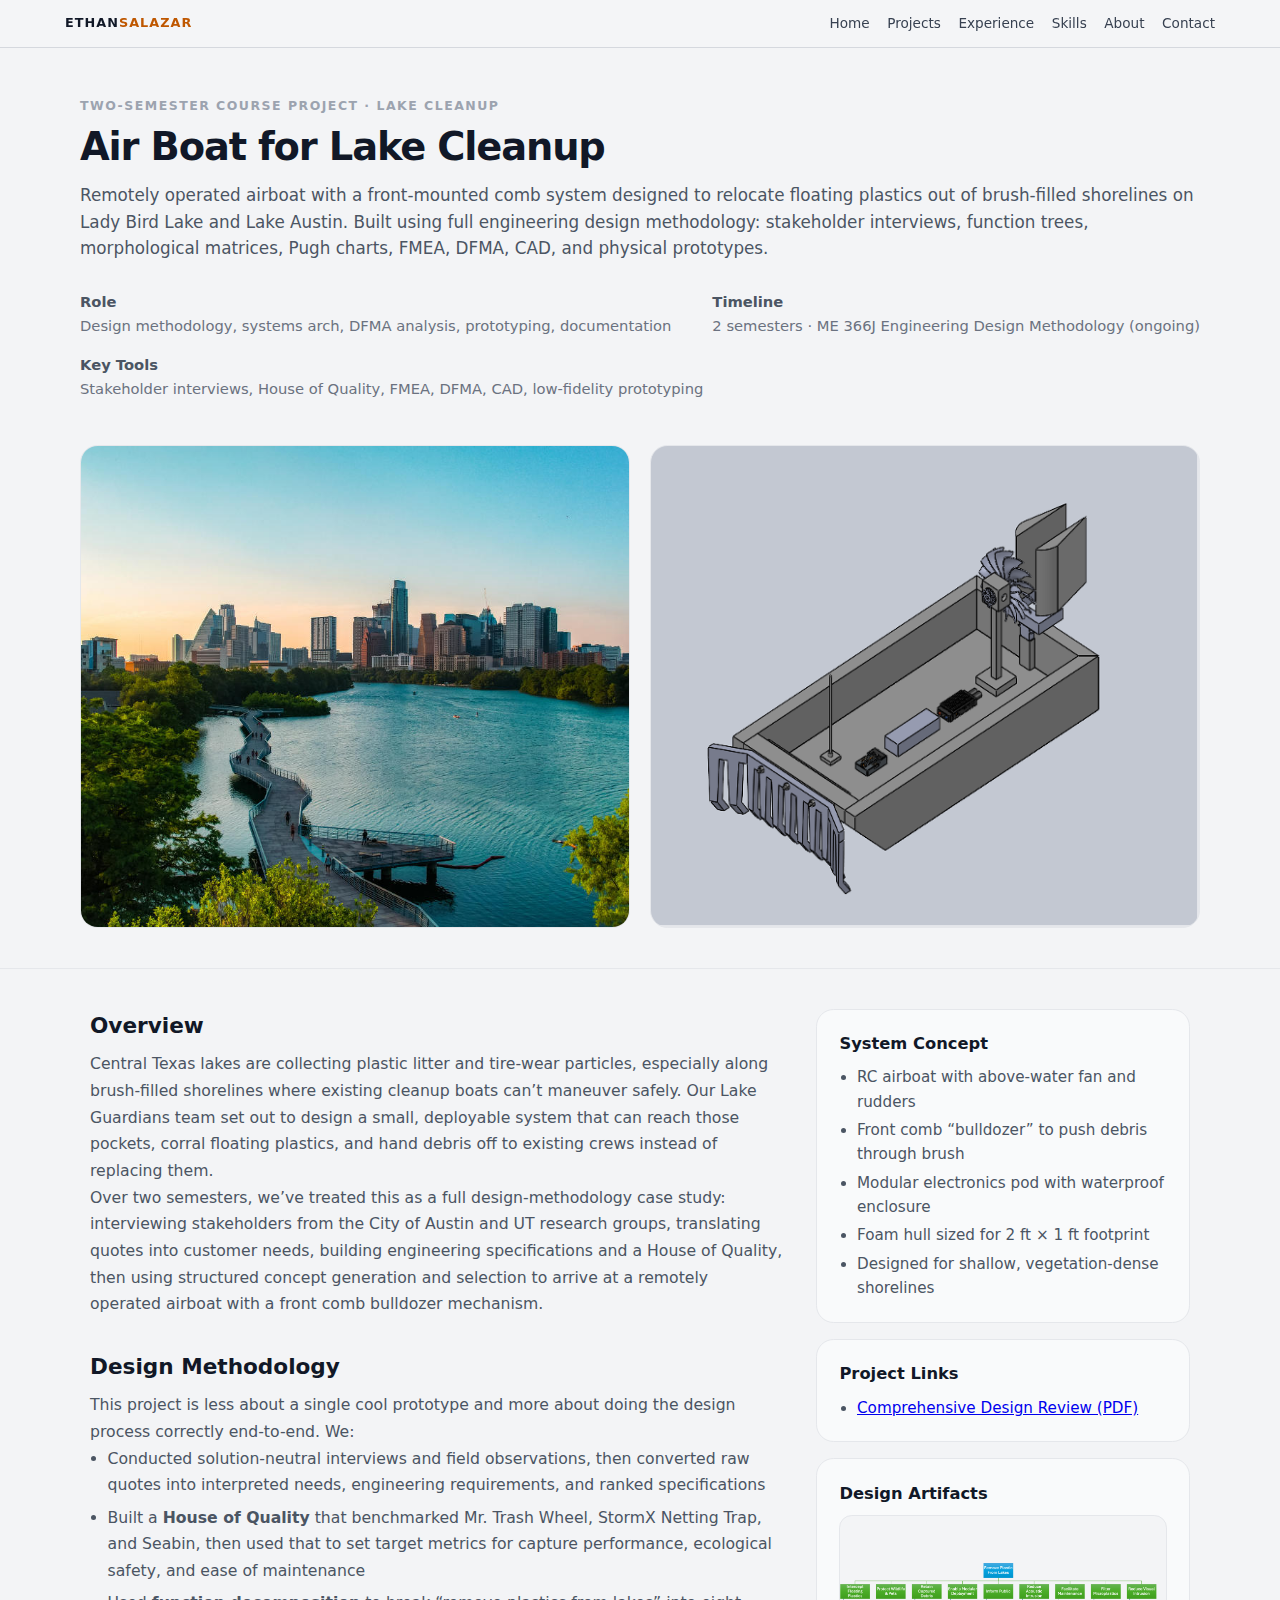
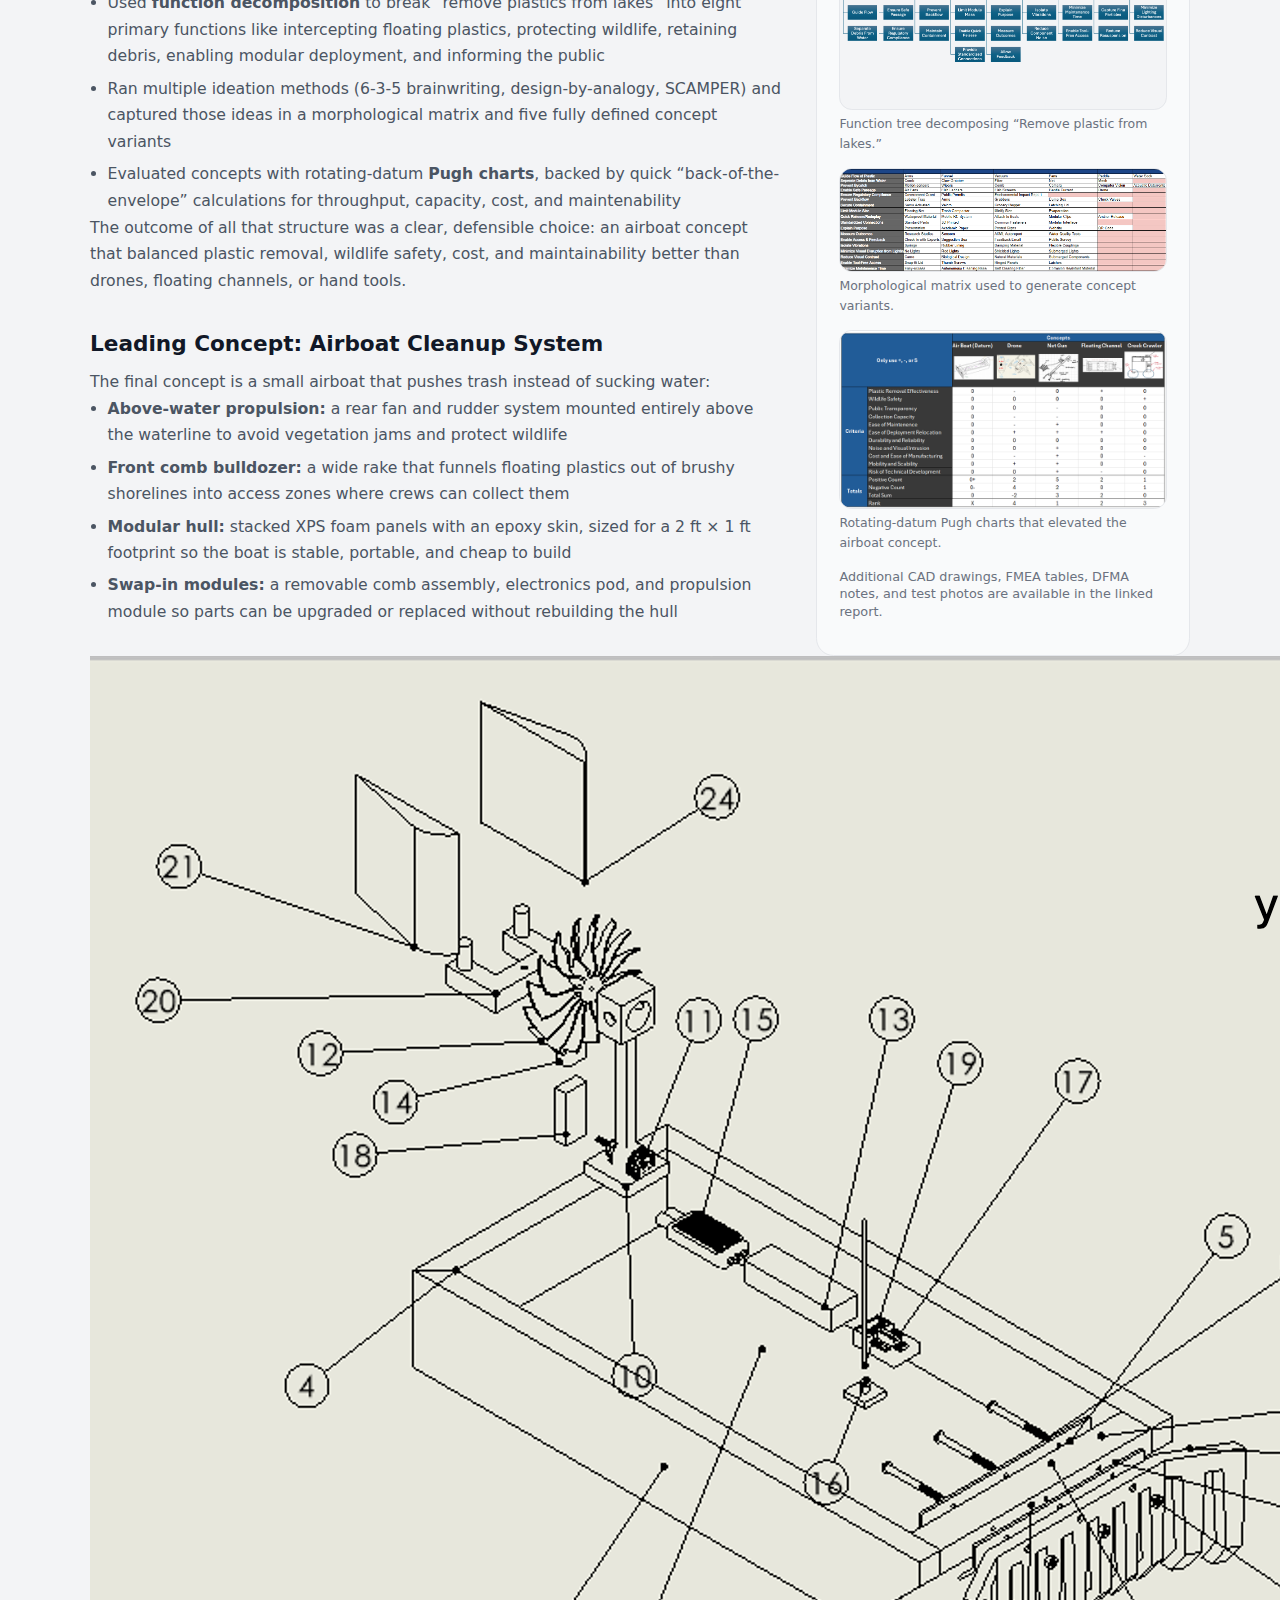
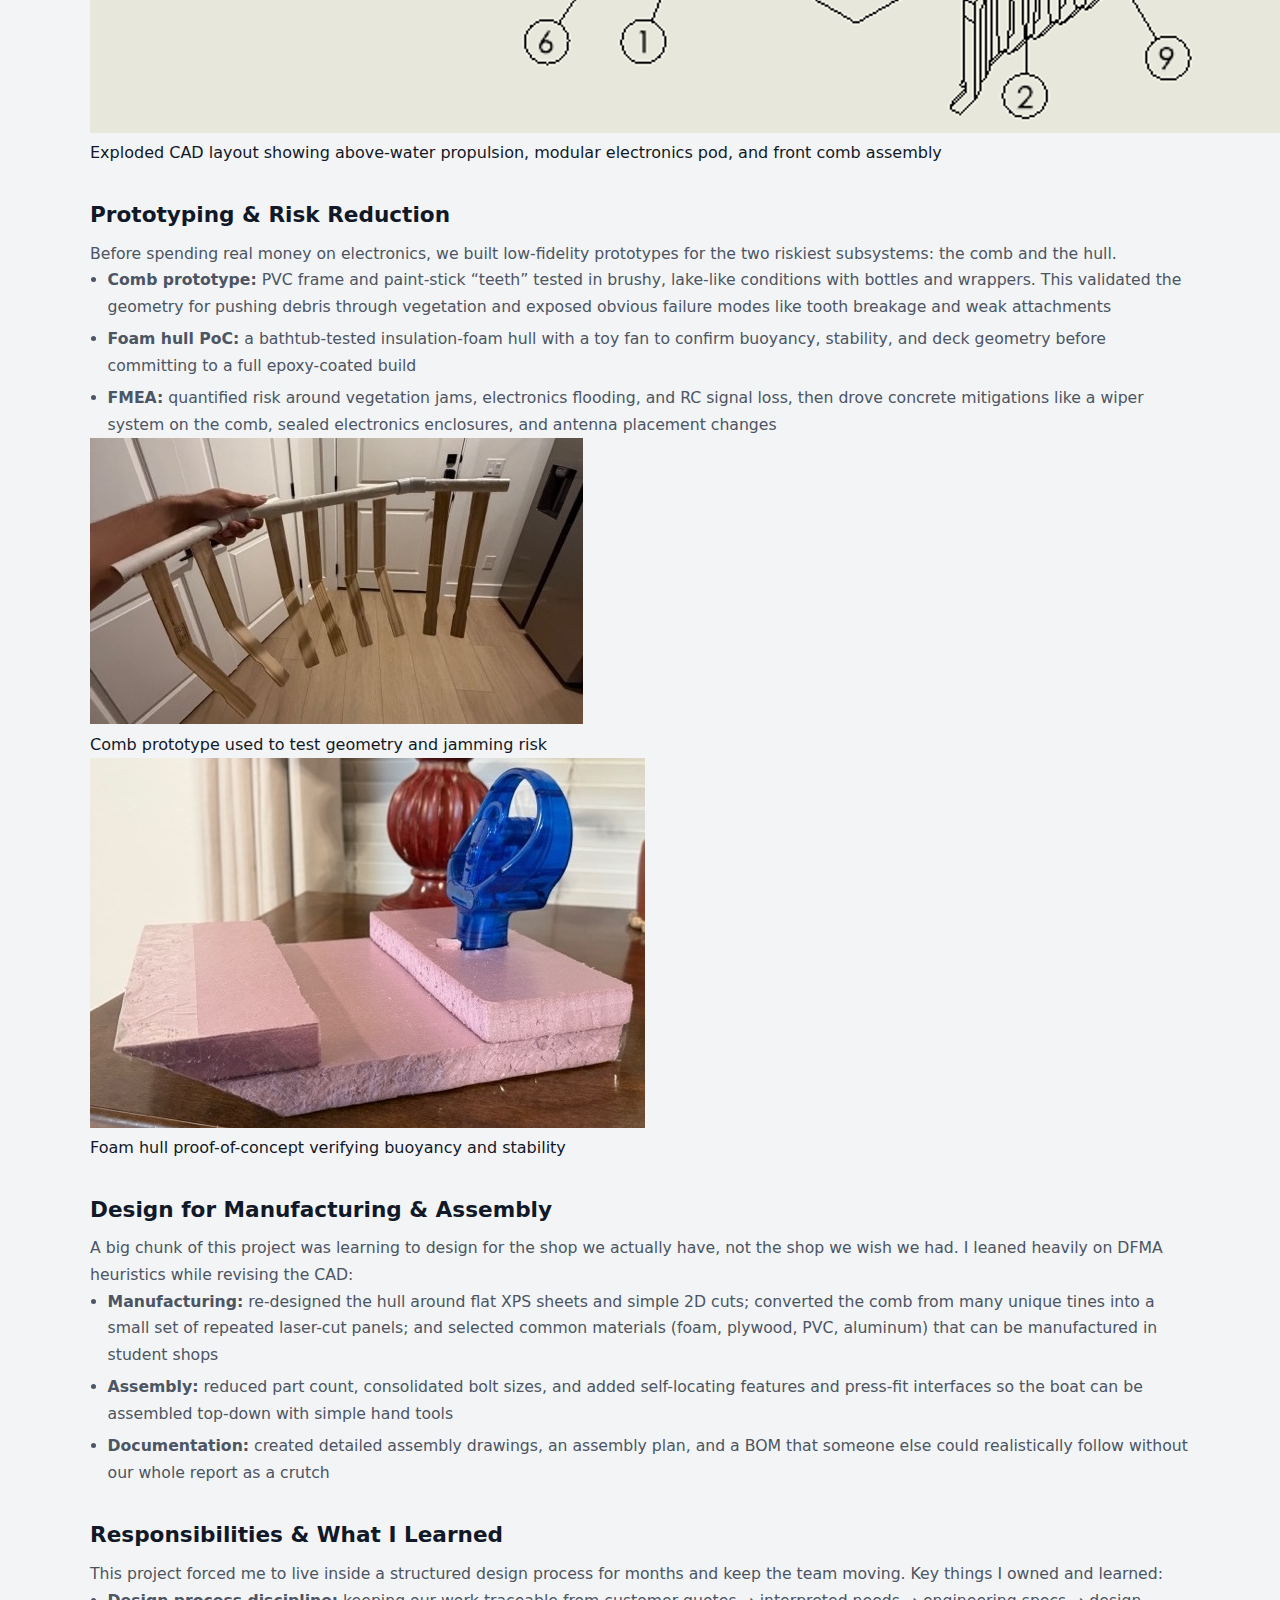
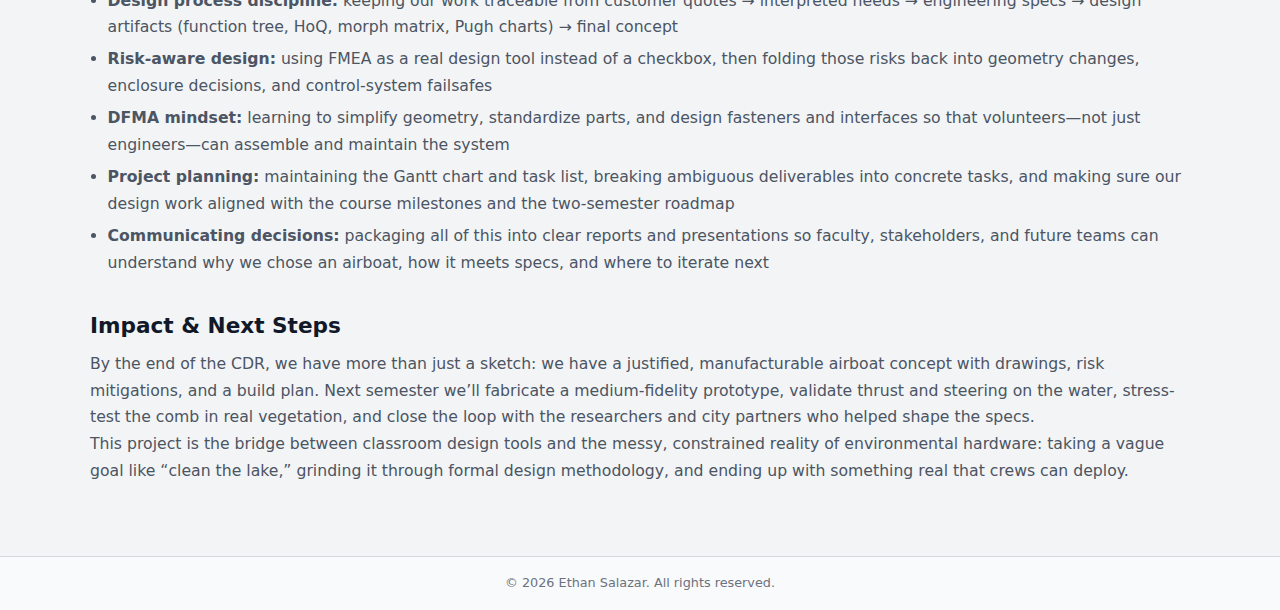
<file: lake-cleanup.html>
<!DOCTYPE html>
<html lang="en">
<head>
  <meta charset="UTF-8" />
  <meta name="viewport" content="width=device-width, initial-scale=1.0" />
  <title>Air Boat for Lake Cleanup | Ethan Salazar</title>
  <link rel="stylesheet" href="css/styles.css" />
</head>
<body>
  <div class="page">

    <header class="site-header">
      <div class="container header-inner">
        <div class="logo">Ethan<span>Salazar</span></div>

        <nav class="nav">
          <a href="index.html#home">Home</a>
          <a href="index.html#projects">Projects</a>
          <a href="index.html#experience">Experience</a>
          <a href="index.html#skills">Skills</a>
          <a href="index.html#about">About</a>
          <a href="index.html#contact">Contact</a>
        </nav>
      </div>
    </header>

    <section class="project-hero">
      <div class="project-hero-inner">
        <div>
          <div class="project-eyebrow">Two-Semester Course Project · Lake Cleanup</div>
          <h1 class="project-title">Air Boat for Lake Cleanup</h1>
          <p class="project-subtitle">
            Remotely operated airboat with a front-mounted comb system designed to relocate
            floating plastics out of brush-filled shorelines on Lady Bird Lake and Lake Austin.
            Built using full engineering design methodology: stakeholder interviews, function
            trees, morphological matrices, Pugh charts, FMEA, DFMA, CAD, and physical
            prototypes.
          </p>
        </div>

        <div class="project-meta">
          <div class="project-meta-item">
            <span class="project-meta-label">Role</span>
            <span>
              Design methodology, systems arch, DFMA analysis, prototyping,
              documentation
            </span>
          </div>

          <div class="project-meta-item project-meta-timeline">
            <span class="project-meta-label">Timeline</span>
            <span>2 semesters · ME 366J Engineering Design Methodology (ongoing)</span>
          </div>

          <div class="project-meta-item">
            <span class="project-meta-label">Key Tools</span>
            <span>
              Stakeholder interviews, House of Quality, FMEA, DFMA, CAD, low-fidelity prototyping
            </span>
          </div>
        </div>

        <div class="project-hero-media project-hero-media-grid">
          <figure class="project-hero-figure">
            <img src="img/lake-guardians-hero-lake.jpg">
                 alt="Plastic debris along a vegetated shoreline on Lady Bird Lake" />
          </figure>
          <figure class="project-hero-figure">
            <img src="img/lake-cad.png"
                 alt="CAD rendering of the airboat cleanup concept" />
          </figure>
        </div>
      </div>
    </section>

    <main class="project-main">
      <div class="project-layout">

        <aside>
          <div class="project-sidebar-card">
            <h3>System Concept</h3>
            <ul>
              <li>RC airboat with above-water fan and rudders</li>
              <li>Front comb “bulldozer” to push debris through brush</li>
              <li>Modular electronics pod with waterproof enclosure</li>
              <li>Foam hull sized for 2 ft × 1 ft footprint</li>
              <li>Designed for shallow, vegetation-dense shorelines</li>
            </ul>
          </div>

          <div class="project-sidebar-card" style="margin-top:1rem;">
            <h3>Project Links</h3>
            <ul>
              <li>
                <a href="files/CDR Report.pdf"
                   target="_blank"
                   rel="noopener noreferrer"
                   download>
                  Comprehensive Design Review (PDF)
                </a>
              </li>
            </ul>
          </div>

          <div class="project-sidebar-card" style="margin-top:1rem;">
            <h3>Design Artifacts</h3>

            <figure class="project-plot-thumb">
              <img src="img/function-tree.png"
                   alt="Function tree for removing plastics from lakes" />
              <figcaption>Function tree decomposing “Remove plastic from lakes.”</figcaption>
            </figure>

            <figure class="project-plot-thumb">
              <img src="img/morph-matrix.png"
                   alt="Morphological matrix listing subfunctions and mechanisms" />
              <figcaption>Morphological matrix used to generate concept variants.</figcaption>
            </figure>

            <figure class="project-plot-thumb">
              <img src="img/pugh-chart.png"
                   alt="Pugh chart comparing airboat to other cleanup concepts" />
              <figcaption>Rotating-datum Pugh charts that elevated the airboat concept.</figcaption>
            </figure>

            <p class="plot-note">
              Additional CAD drawings, FMEA tables, DFMA notes, and test photos are available
              in the linked report.
            </p>
          </div>
        </aside>

        <div class="project-main-column">

          <section class="project-section">
            <h2>Overview</h2>
            <p>
              Central Texas lakes are collecting plastic litter and tire-wear particles, especially
              along brush-filled shorelines where existing cleanup boats can’t maneuver safely.
              Our Lake Guardians team set out to design a small, deployable system that can reach
              those pockets, corral floating plastics, and hand debris off to existing crews instead
              of replacing them.
            </p>
            <p>
              Over two semesters, we’ve treated this as a full design-methodology case study:
              interviewing stakeholders from the City of Austin and UT research groups, translating
              quotes into customer needs, building engineering specifications and a House of
              Quality, then using structured concept generation and selection to arrive at a
              remotely operated airboat with a front comb bulldozer mechanism.
            </p>
          </section>

          <section class="project-section">
            <h2>Design Methodology</h2>
            <p>
              This project is less about a single cool prototype and more about doing the design
              process correctly end-to-end. We:
            </p>
            <ul>
              <li>
                Conducted solution-neutral interviews and field observations, then converted
                raw quotes into interpreted needs, engineering requirements, and ranked
                specifications
              </li>
              <li>
                Built a <strong>House of Quality</strong> that benchmarked Mr. Trash Wheel, StormX
                Netting Trap, and Seabin, then used that to set target metrics for capture
                performance, ecological safety, and ease of maintenance
              </li>
              <li>
                Used <strong>function decomposition</strong> to break “remove plastics from lakes” into
                eight primary functions like intercepting floating plastics, protecting wildlife,
                retaining debris, enabling modular deployment, and informing the public
              </li>
              <li>
                Ran multiple ideation methods (6-3-5 brainwriting, design-by-analogy,
                SCAMPER) and captured those ideas in a morphological matrix and five fully
                defined concept variants
              </li>
              <li>
                Evaluated concepts with rotating-datum <strong>Pugh charts</strong>, backed by
                quick “back-of-the-envelope” calculations for throughput, capacity, cost, and
                maintenability
              </li>
            </ul>
            <p>
              The outcome of all that structure was a clear, defensible choice: an airboat
              concept that balanced plastic removal, wildlife safety, cost, and maintainability
              better than drones, floating channels, or hand tools.
            </p>
          </section>

          <section class="project-section">
            <h2>Leading Concept: Airboat Cleanup System</h2>
            <p>
              The final concept is a small airboat that pushes trash instead of sucking water:
            </p>
            <ul>
              <li>
                <strong>Above-water propulsion:</strong> a rear fan and rudder system mounted entirely
                above the waterline to avoid vegetation jams and protect wildlife
              </li>
              <li>
                <strong>Front comb bulldozer:</strong> a wide rake that funnels floating plastics out of
                brushy shorelines into access zones where crews can collect them
              </li>
              <li>
                <strong>Modular hull:</strong> stacked XPS foam panels with an epoxy skin, sized for a
                2 ft × 1 ft footprint so the boat is stable, portable, and cheap to build
              </li>
              <li>
                <strong>Swap-in modules:</strong> a removable comb assembly, electronics pod, and
                propulsion module so parts can be upgraded or replaced without rebuilding the
                hull
              </li>
            </ul>

            <figure class="project-figure project-figure--diagram project-figure--narrow">
              <img src="img/exploded-airboat.png" alt="Final CAD rendering of the airboat with comb, fan, and hull" />
              <figcaption>
                Exploded CAD layout showing above-water propulsion, modular electronics pod, and front comb assembly
              </figcaption>
            </figure>
          </section>

          <section class="project-section">
            <h2>Prototyping &amp; Risk Reduction</h2>
            <p>
              Before spending real money on electronics, we built low-fidelity prototypes for the
              two riskiest subsystems: the comb and the hull.
            </p>
            <ul>
              <li>
                <strong>Comb prototype:</strong> PVC frame and paint-stick “teeth” tested in brushy,
                lake-like conditions with bottles and wrappers. This validated the geometry for
                pushing debris through vegetation and exposed obvious failure modes like tooth
                breakage and weak attachments
              </li>
              <li>
                <strong>Foam hull PoC:</strong> a bathtub-tested insulation-foam hull with a toy fan
                to confirm buoyancy, stability, and deck geometry before committing to a full
                epoxy-coated build
              </li>
              <li>
                <strong>FMEA:</strong> quantified risk around vegetation jams, electronics flooding,
                and RC signal loss, then drove concrete mitigations like a wiper system on the comb,
                sealed electronics enclosures, and antenna placement changes
              </li>
            </ul>

            <div class="project-plot-row">
              <figure class="project-figure project-figure--photo">
                <img src="img/comb-prototype.jpg" alt="Comb prototype used to test geometry and jamming risk" />
                <figcaption>Comb prototype used to test geometry and jamming risk</figcaption>
              </figure>

              <figure class="project-figure project-figure--photo">
                <img src="img/hull-prototype.jpg" alt="Foam hull proof-of-concept verifying buoyancy and stability" />
                <figcaption>Foam hull proof-of-concept verifying buoyancy and stability</figcaption>
              </figure>
            </div>
          </section>

          <section class="project-section">
            <h2>Design for Manufacturing &amp; Assembly</h2>
            <p>
              A big chunk of this project was learning to design for the shop we actually have,
              not the shop we wish we had. I leaned heavily on DFMA heuristics while revising
              the CAD:
            </p>
            <ul>
              <li>
                <strong>Manufacturing:</strong> re-designed the hull around flat XPS sheets and simple
                2D cuts; converted the comb from many unique tines into a small set of repeated
                laser-cut panels; and selected common materials (foam, plywood, PVC,
                aluminum) that can be manufactured in student shops
              </li>
              <li>
                <strong>Assembly:</strong> reduced part count, consolidated bolt sizes, and added
                self-locating features and press-fit interfaces so the boat can be assembled
                top-down with simple hand tools
              </li>
              <li>
                <strong>Documentation:</strong> created detailed assembly drawings, an assembly plan,
                and a BOM that someone else could realistically follow without our whole
                report as a crutch
              </li>
            </ul>
          </section>

          <section class="project-section">
            <h2>Responsibilities &amp; What I Learned</h2>
            <p>
              This project forced me to live inside a structured
              design process for months and keep the team moving. Key things I owned and
              learned:
            </p>
            <ul>
              <li>
                <strong>Design process discipline:</strong> keeping our work traceable from customer
                quotes → interpreted needs → engineering specs → design artifacts (function
                tree, HoQ, morph matrix, Pugh charts) → final concept
              </li>
              <li>
                <strong>Risk-aware design:</strong> using FMEA as a real design tool instead of a
                checkbox, then folding those risks back into geometry changes, enclosure
                decisions, and control-system failsafes
              </li>
              <li>
                <strong>DFMA mindset:</strong> learning to simplify geometry, standardize parts, and
                design fasteners and interfaces so that volunteers—not just engineers—can
                assemble and maintain the system
              </li>
              <li>
                <strong>Project planning:</strong> maintaining the Gantt chart and task list, breaking
                ambiguous deliverables into concrete tasks, and making sure our design work
                aligned with the course milestones and the two-semester roadmap
              </li>
              <li>
                <strong>Communicating decisions:</strong> packaging all of this into clear reports and
                presentations so faculty, stakeholders, and future teams can understand why we
                chose an airboat, how it meets specs, and where to iterate next
              </li>
            </ul>
          </section>

          <section class="project-section">
            <h2>Impact &amp; Next Steps</h2>
            <p>
              By the end of the CDR, we have more than just a sketch: we have a justified, manufacturable
              airboat concept with drawings, risk mitigations, and a build plan. Next semester
              we’ll fabricate a medium-fidelity prototype, validate thrust and steering on the water,
              stress-test the comb in real vegetation, and close the loop with the researchers and
              city partners who helped shape the specs.
            </p>
            <p>
              This project is the bridge between classroom design tools and the messy,
              constrained reality of environmental hardware: taking a vague goal like “clean the
              lake,” grinding it through formal design methodology, and ending up with something
              real that crews can deploy.
            </p>
          </section>

        </div>
      </div>
    </main>

    <footer class="site-footer">
      <div class="container footer-inner">
        <p>&copy; <span id="year"></span> Ethan Salazar. All rights reserved.</p>
      </div>
    </footer>

  </div>

  <script>
    document.getElementById('year').textContent = new Date().getFullYear();
  </script>
</body>
</html>
</file>
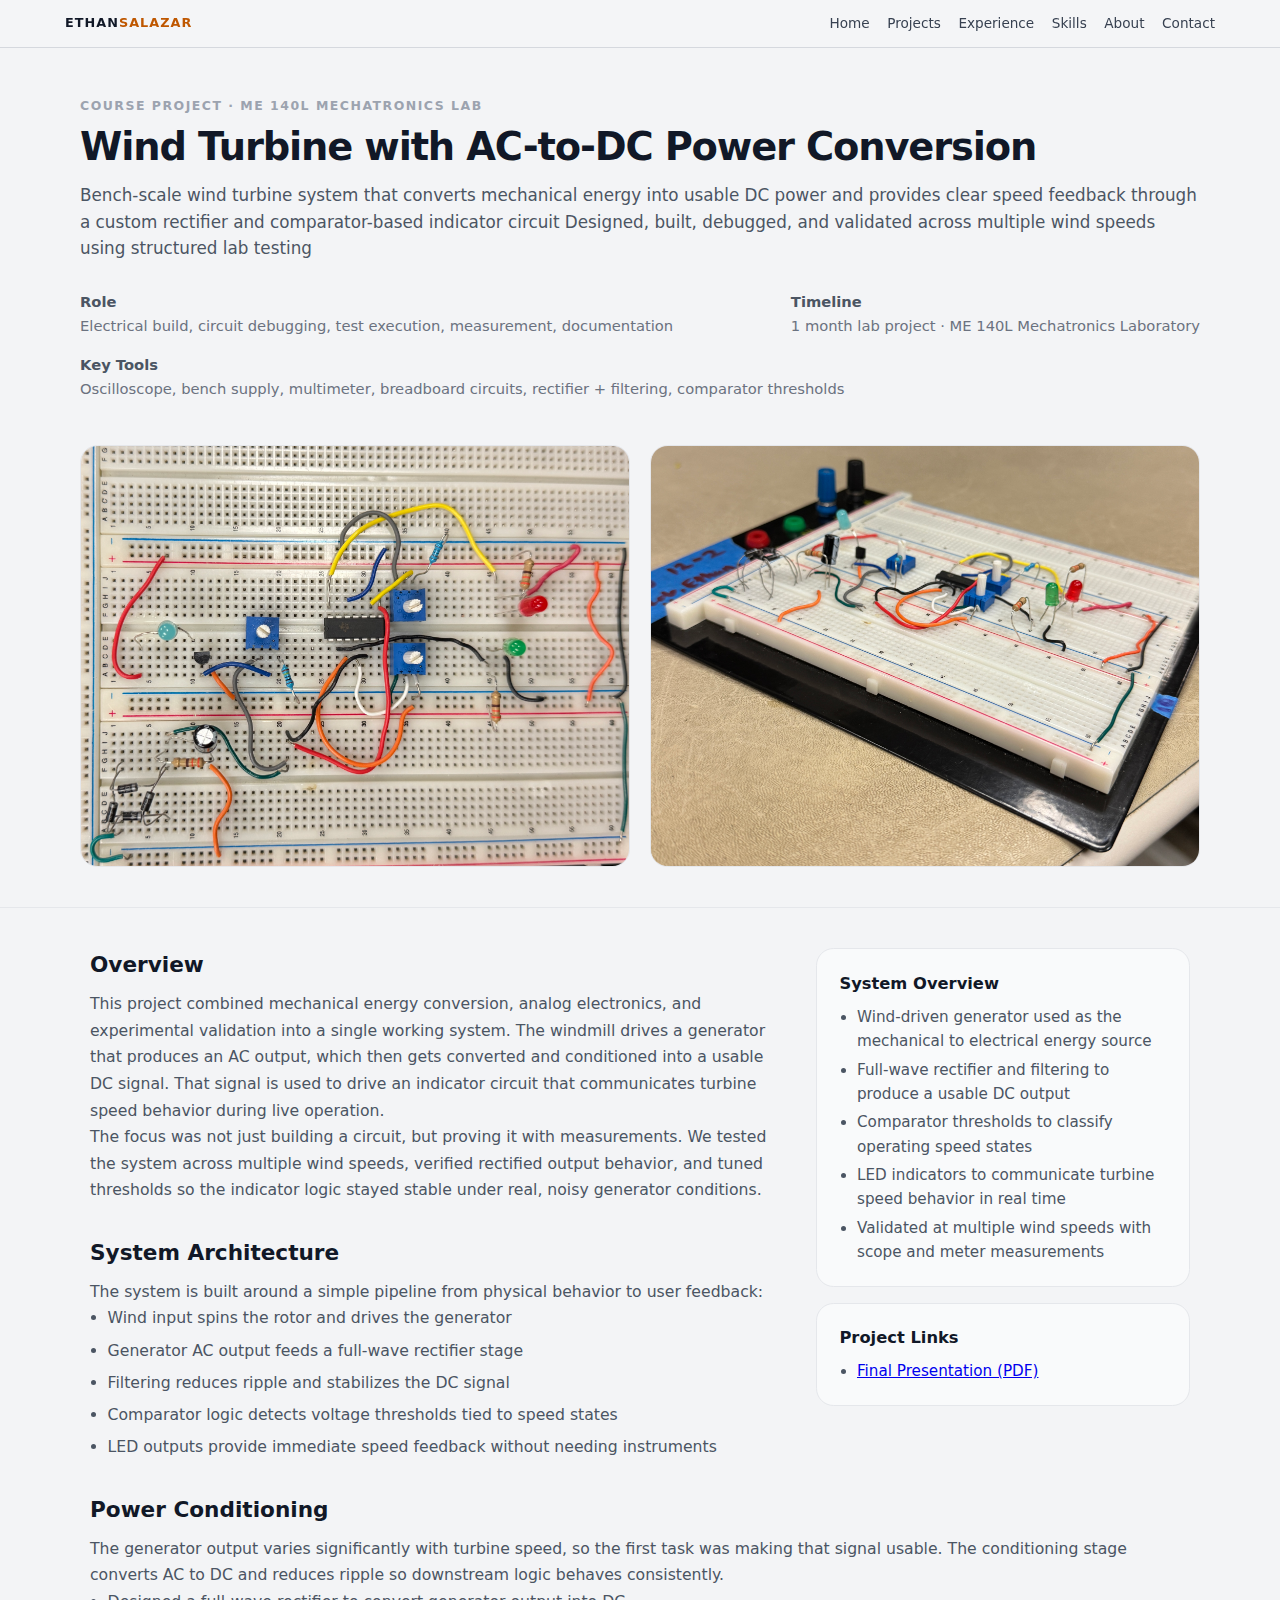
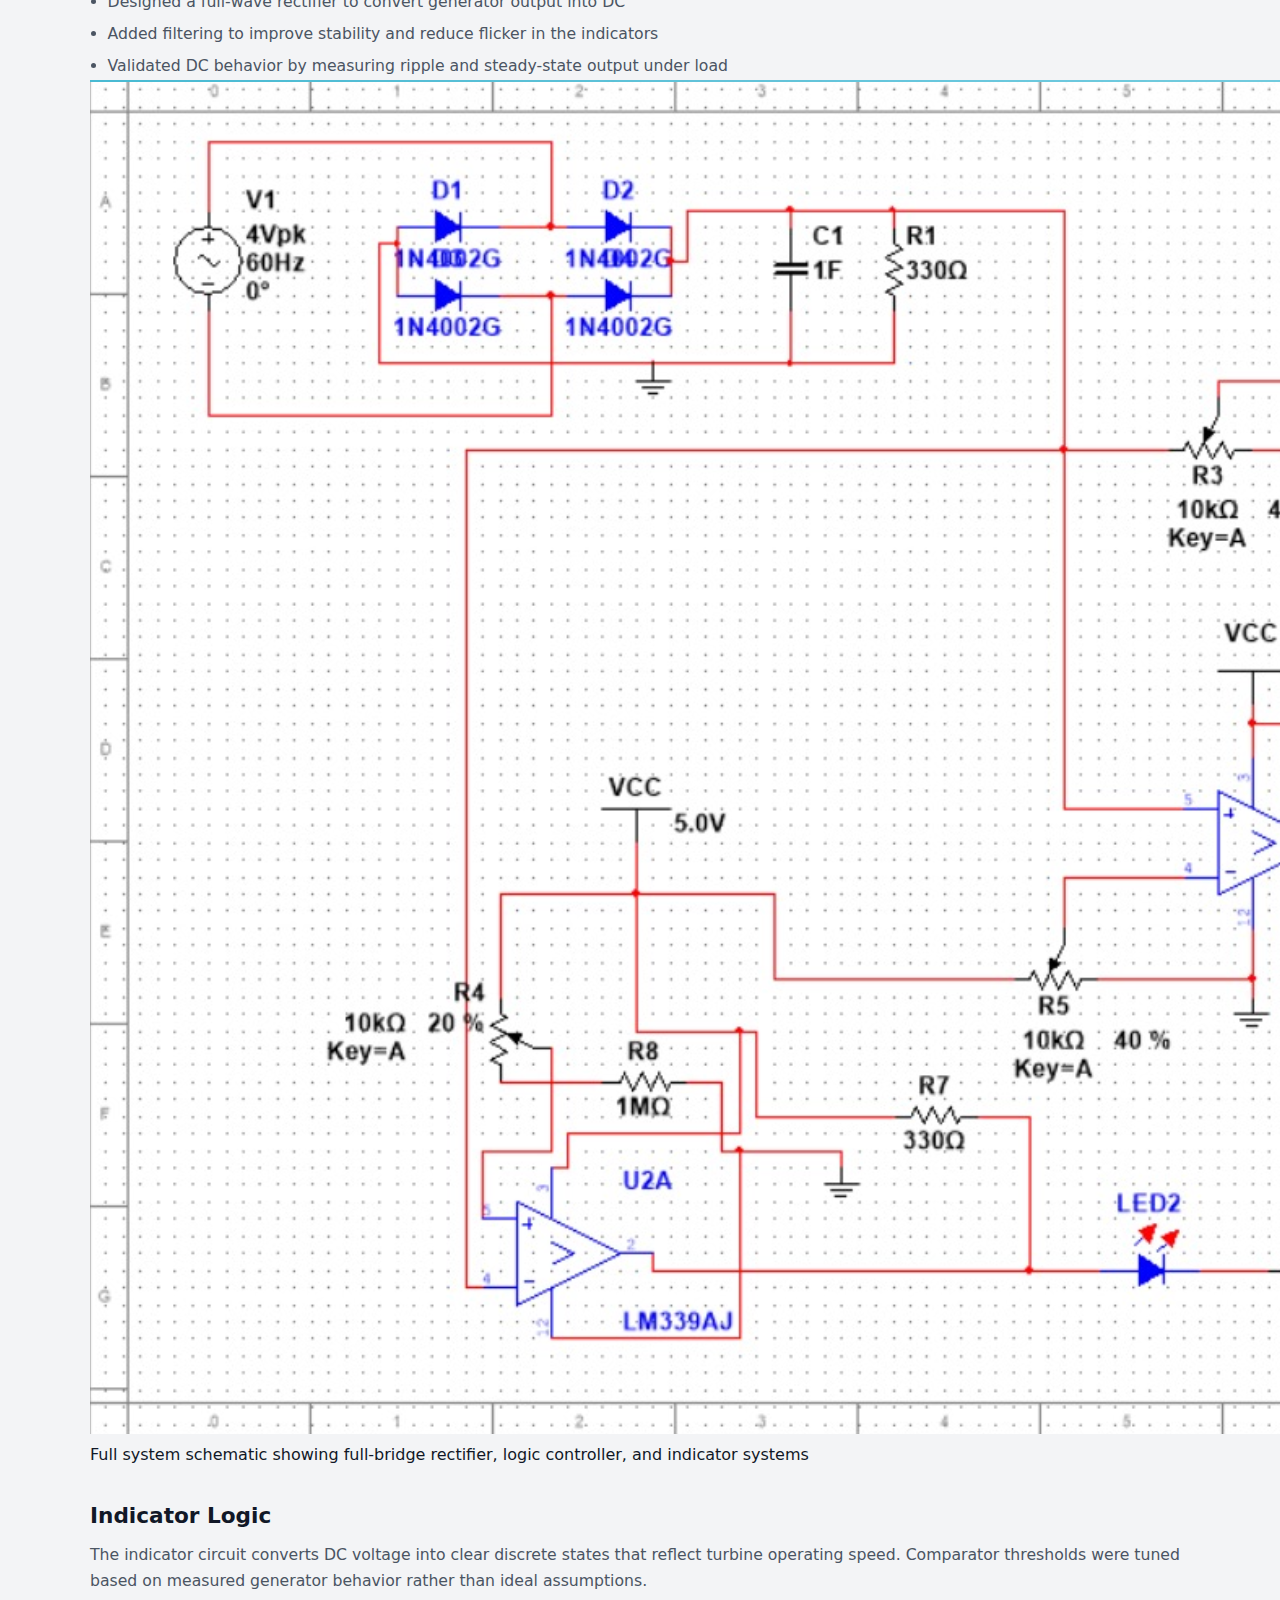
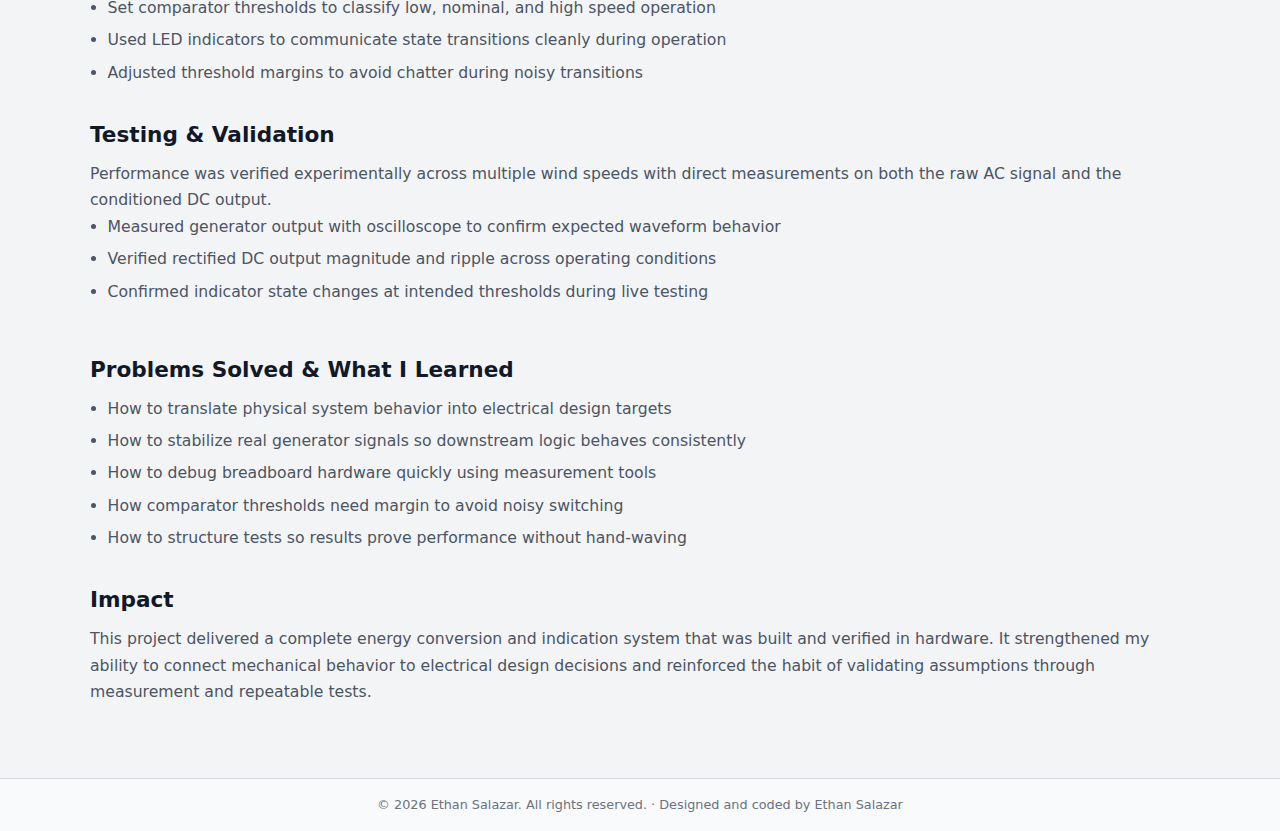
<file: wind-turbine.html>
<!DOCTYPE html>
<html lang="en">
<head>
  <meta charset="UTF-8" />
  <meta name="viewport" content="width=device-width, initial-scale=1.0" />
  <title>Wind Turbine with AC-to-DC Power Conversion | Ethan Salazar</title>
  <link rel="stylesheet" href="css/styles.css" />
</head>
<body>
  <div class="page">

    <!-- Header (same as index) -->
    <header class="site-header">
      <div class="container header-inner">
        <div class="logo">Ethan<span>Salazar</span></div>

        <nav class="nav">
          <a href="index.html#home">Home</a>
          <a href="index.html#projects">Projects</a>
          <a href="index.html#experience">Experience</a>
          <a href="index.html#skills">Skills</a>
          <a href="index.html#about">About</a>
          <a href="index.html#contact">Contact</a>
        </nav>
      </div>
    </header>

    <!-- Project hero -->
    <section class="project-hero">
      <div class="project-hero-inner">
        <div>
          <div class="project-eyebrow">Course Project · ME 140L Mechatronics Lab</div>
          <h1 class="project-title">Wind Turbine with AC-to-DC Power Conversion</h1>
          <p class="project-subtitle">
            Bench-scale wind turbine system that converts mechanical energy into usable DC power and provides
            clear speed feedback through a custom rectifier and comparator-based indicator circuit
            Designed, built, debugged, and validated across multiple wind speeds using structured lab testing
          </p>
        </div>

        <div class="project-meta">
          <div class="project-meta-item">
            <span class="project-meta-label">Role</span>
            <span>Electrical build, circuit debugging, test execution, measurement, documentation</span>
          </div>

          <div class="project-meta-item project-meta-timeline">
            <span class="project-meta-label">Timeline</span>
            <span>1 month lab project · ME 140L Mechatronics Laboratory</span>
          </div>

          <div class="project-meta-item">
            <span class="project-meta-label">Key Tools</span>
            <span>Oscilloscope, bench supply, multimeter, breadboard circuits, rectifier + filtering, comparator thresholds</span>
          </div>
        </div>

        <!-- Hero media -->
        <div class="project-hero-media project-hero-media-grid">
          <figure class="project-hero-figure">
            <img src="img/windmill-hero-1.JPG" alt="Windmill generator setup on the lab bench" />
          </figure>
          <figure class="project-hero-figure">
            <img src="img/windmill-hero-2.JPG" alt="Breadboarded rectifier and indicator circuit during testing" />
          </figure>
        </div>
      </div>
    </section>

    <!-- Project content -->
    <main class="project-main">
      <div class="project-layout">

        <!-- Sidebar FIRST so float layout works -->
        <aside>
          <div class="project-sidebar-card">
            <h3>System Overview</h3>
            <ul>
              <li>Wind-driven generator used as the mechanical to electrical energy source</li>
              <li>Full-wave rectifier and filtering to produce a usable DC output</li>
              <li>Comparator thresholds to classify operating speed states</li>
              <li>LED indicators to communicate turbine speed behavior in real time</li>
              <li>Validated at multiple wind speeds with scope and meter measurements</li>
            </ul>
          </div>

          <div class="project-sidebar-card" style="margin-top:1rem;">
            <h3>Project Links</h3>
            <ul>
              <li>
                <a href="files/Final Presentation.pdf" target="_blank" rel="noopener noreferrer" download>
                  Final Presentation (PDF)
                </a>
              </li>
            </ul>
          </div>
        </aside>

        <!-- Main content column -->
        <div class="project-main-column">

          <section class="project-section">
            <h2>Overview</h2>
            <p>
              This project combined mechanical energy conversion, analog electronics, and experimental validation
              into a single working system. The windmill drives a generator that produces an AC output, which then
              gets converted and conditioned into a usable DC signal. That signal is used to drive an indicator circuit
              that communicates turbine speed behavior during live operation.
            </p>
            <p>
              The focus was not just building a circuit, but proving it with measurements. We tested the system across
              multiple wind speeds, verified rectified output behavior, and tuned thresholds so the indicator logic
              stayed stable under real, noisy generator conditions.
            </p>
          </section>

          <section class="project-section">
            <h2>System Architecture</h2>
            <p>
              The system is built around a simple pipeline from physical behavior to user feedback:
            </p>
            <ul>
              <li>Wind input spins the rotor and drives the generator</li>
              <li>Generator AC output feeds a full-wave rectifier stage</li>
              <li>Filtering reduces ripple and stabilizes the DC signal</li>
              <li>Comparator logic detects voltage thresholds tied to speed states</li>
              <li>LED outputs provide immediate speed feedback without needing instruments</li>
            </ul>
          </section>

          <section class="project-section">
            <h2>Power Conditioning</h2>
            <p>
              The generator output varies significantly with turbine speed, so the first task was making that signal usable.
              The conditioning stage converts AC to DC and reduces ripple so downstream logic behaves consistently.
            </p>
            <ul>
              <li>Designed a full-wave rectifier to convert generator output into DC</li>
              <li>Added filtering to improve stability and reduce flicker in the indicators</li>
              <li>Validated DC behavior by measuring ripple and steady-state output under load</li>
            </ul>

            <figure class="project-figure">
              <img src="img/windmill-setup.png" alt="Breadboarded rectifier and filtering stage" />
              <figcaption>Full system schematic showing full-bridge rectifier, logic controller, and indicator systems</figcaption>
            </figure>
          </section>

          <section class="project-section">
            <h2>Indicator Logic</h2>
            <p>
              The indicator circuit converts DC voltage into clear discrete states that reflect turbine operating speed.
              Comparator thresholds were tuned based on measured generator behavior rather than ideal assumptions.
            </p>
            <ul>
              <li>Set comparator thresholds to classify low, nominal, and high speed operation</li>
              <li>Used LED indicators to communicate state transitions cleanly during operation</li>
              <li>Adjusted threshold margins to avoid chatter during noisy transitions</li>
            </ul>

          </section>

          <section class="project-section">
            <h2>Testing & Validation</h2>
            <p>
              Performance was verified experimentally across multiple wind speeds with direct measurements on both the raw AC signal
              and the conditioned DC output.
            </p>
            <ul>
              <li>Measured generator output with oscilloscope to confirm expected waveform behavior</li>
              <li>Verified rectified DC output magnitude and ripple across operating conditions</li>
              <li>Confirmed indicator state changes at intended thresholds during live testing</li>
            </ul>

            <div class="project-hero-media project-hero-media-grid">
          </section>

          <section class="project-section">
            <h2>Problems Solved & What I Learned</h2>
            <ul>
              <li>How to translate physical system behavior into electrical design targets</li>
              <li>How to stabilize real generator signals so downstream logic behaves consistently</li>
              <li>How to debug breadboard hardware quickly using measurement tools</li>
              <li>How comparator thresholds need margin to avoid noisy switching</li>
              <li>How to structure tests so results prove performance without hand-waving</li>
            </ul>
          </section>

          <section class="project-section">
            <h2>Impact</h2>
            <p>
              This project delivered a complete energy conversion and indication system that was built and verified in hardware.
              It strengthened my ability to connect mechanical behavior to electrical design decisions and reinforced the habit of
              validating assumptions through measurement and repeatable tests.
            </p>
          </section>

        </div>
      </div>
    </main>

    <!-- Footer -->
    <footer class="site-footer">
      <div class="container footer-inner">
        <p>&copy; <span id="year"></span> Ethan Salazar. All rights reserved.
  <span class="footer-divider">·</span>
  Designed and coded by Ethan Salazar</p>
      </div>
    </footer>

  </div>

  <script>
    document.getElementById('year').textContent = new Date().getFullYear();
  </script>
</body>
</html>
</file>
<file: css/styles.css>
/* ========== RESET ========== */
*,
*::before,
*::after {
  box-sizing: border-box;
  margin: 0;
  padding: 0;
}

html,
body {
  height: 100%;
}

/* ========== THEME ========== */
:root {
  --accent: #bf5700;        /* UT burnt orange */
  --accent-soft: #fef3e7;
  --bg-page: #f3f4f6;
  --bg-card: #ffffff;
  --border-subtle: #e5e7eb;
  --text-main: #111827;
  --text-muted: #6b7280;
}

/* ========== GLOBAL ========== */
body {
  font-family: -apple-system, system-ui, BlinkMacSystemFont, "SF Pro Text",
    "Segoe UI", sans-serif;
  line-height: 1.6;
  color: var(--text-main);
  background-color: var(--bg-page);
}

.page {
  min-height: 100vh;
  display: flex;
  flex-direction: column;
}

.container {
  width: 100%;
  max-width: 1150px;     /* wider content, less grey on sides */
  margin: 0 auto;
  padding: 0 1.25rem;    /* slightly tighter than before */
}

/* ========== HEADER / NAV ========== */
.site-header {
  position: sticky;
  top: 0;
  z-index: 20;
  backdrop-filter: blur(18px);
  background-color: rgba(243, 244, 246, 0.94);
  border-bottom: 1px solid rgba(209, 213, 219, 0.9);
}

.header-inner {
  display: flex;
  align-items: center;
  justify-content: space-between;
  padding: 0.6rem 0;
}

.logo {
  font-weight: 600;
  letter-spacing: 0.08em;
  text-transform: uppercase;
  font-size: 0.8rem;
}

.logo span {
  color: var(--accent);     /* burnt orange */
}

.nav {
  display: flex;
  gap: 1.1rem;
  font-size: 0.85rem;
}

.nav a {
  position: relative;
  text-decoration: none;
  color: #374151;
  padding: 0.2rem 0;
  transition: color 0.15s ease;
}

.nav a::after {
  content: "";
  position: absolute;
  left: 0;
  bottom: -0.15rem;
  width: 0;
  height: 2px;
  background-color: var(--accent);
  border-radius: 999px;
  transition: width 0.18s ease;
}

.nav a:hover {
  color: var(--accent);
}

.nav a:hover::after {
  width: 100%;
}

/* ========== HERO ========== */
.hero {
  padding: 3.5rem 0 2.75rem;
}

.hero-inner {
  display: grid;
  grid-template-columns: minmax(0, 3fr) minmax(0, 2.2fr);
  gap: 2.6rem;
  align-items: center;
}

.hero-text h1 {
  font-size: clamp(2.3rem, 3.2vw, 2.9rem);
  line-height: 1.1;
  font-weight: 650;
  letter-spacing: -0.03em;
  margin-bottom: 1rem;
}

.hero-text p {
  color: var(--text-muted);
  font-size: 0.97rem;
  max-width: 38rem;
}

.hero-actions {
  display: flex;
  flex-wrap: wrap;
  gap: 0.75rem;
  margin-top: 1.5rem;
}

.hero-aside {
  display: flex;
  justify-content: center;
}
/* Hero headshot */
.hero-photo {
  width: 230px;              /* tweak size if you want bigger/smaller */
  height: 230px;
  border-radius: 999px;      /* circle */
  overflow: hidden;
  border: 3px solid #e5e7eb;
  box-shadow: 0 18px 45px rgba(15, 23, 42, 0.18);
  background-color: #e5e7eb;
}

.hero-photo img {
  width: 100%;
  height: 100%;
  object-fit: cover;         /* nice crop */
}

.hero-placeholder {
  border-radius: 1.25rem;
  border: 1px dashed var(--border-subtle);
  background: radial-gradient(circle at top left, #ffffff, #e5e7eb);
  color: var(--text-muted);
  padding: 3rem 1.7rem;
  font-size: 0.9rem;
  text-align: center;
}

/* ========== SECTIONS ========== */
.section,
.section-alt {
  padding: 3.1rem 0;
  background-color: transparent;
  border-top: 1px solid rgba(209, 213, 219, 0.9);
}

.section:first-of-type {
  border-top: none;
}

.section h2 {
  font-size: 1.7rem;
  font-weight: 600;
  letter-spacing: 0.01em;
  margin-bottom: 0.6rem;
}

.section-intro {
  color: var(--text-muted);
  font-size: 0.94rem;
  max-width: 40rem;
  margin-bottom: 1.4rem;
}

.section-subtitle {
  font-size: 1.1rem;
  margin-top: 2.1rem;
}

/* ========== BUTTONS ========== */
.btn {
  display: inline-flex;
  align-items: center;
  justify-content: center;
  padding: 0.52rem 1.2rem;
  border-radius: 999px;
  font-size: 0.9rem;
  font-weight: 500;
  text-decoration: none;
  border: 1px solid transparent;
  cursor: pointer;
  transition: background-color 0.15s ease, color 0.15s ease,
    border-color 0.15s ease, transform 0.05s ease;
}

.btn.primary {
  background-color: var(--accent);
  color: #fefefe;
}

.btn.primary:hover {
  background-color: #a44900;
  transform: translateY(-1px);
}

.btn.outline {
  background-color: transparent;
  color: var(--text-main);
  border-color: #d1d5db;
}

.btn.outline:hover {
  background-color: #e5e7eb;
}

/* ========== CARD GRID ========== */
.card-grid {
  display: grid;
  gap: 1.4rem;
  grid-template-columns: repeat(auto-fit, minmax(260px, 1fr));
  margin-top: 1.4rem;
}

/* Common card style */
.card {
  display: block;
  background-color: var(--bg-card);
  border-radius: 1.1rem;
  border: 1px solid var(--border-subtle);
  padding: 1.3rem 1.35rem;
  box-shadow: 0 10px 24px rgba(15, 23, 42, 0.03);
  text-decoration: none;
  color: inherit;
  transition: border-color 0.16s ease, transform 0.1s ease,
    box-shadow 0.16s ease;
}

.card:hover {
  border-color: rgba(191, 87, 0, 0.7); /* burnt orange edge */
  transform: translateY(-2px);
  box-shadow: 0 14px 32px rgba(15, 23, 42, 0.08);
}

.card h3 {
  font-size: 1.04rem;
  font-weight: 600;
  margin-bottom: 0.45rem;
}

.card p {
  color: var(--text-muted);
  font-size: 0.9rem;
  margin-bottom: 0.75rem;
}

/* Thumbnail area for Selected Projects */
.card-media {
  margin: 0.65rem 0 0.8rem;
  border-radius: 0.9rem;
  overflow: hidden;
  background-color: #e5e7eb;
  min-height: 150px;
  display: flex;
  align-items: center;
  justify-content: center;
  font-size: 0.78rem;
  color: #6b7280;
}

.card-media img {
  display: block;
  width: 100%;
  height: 100%;
  object-fit: cover;
}

/* Tags */
.tag-list {
  display: flex;
  flex-wrap: wrap;
  gap: 0.35rem;
  margin-bottom: 0.25rem;
}

.tag {
  font-size: 0.74rem;
  padding: 0.14rem 0.6rem;
  border-radius: 999px;
  background-color: var(--accent-soft);
  color: #7c2d12;
}

/* Inline "View project" label */
.card-link-inline {
  margin-top: 0.4rem;
  font-size: 0.85rem;
  color: var(--accent);
}

/* ========== EXPERIENCE ========== */
.experience-list {
  display: grid;
  gap: 1.4rem;
  margin-top: 1.4rem;
}

.experience-item {
  background-color: var(--bg-card);
  border-radius: 1.05rem;
  border: 1px solid var(--border-subtle);
  padding: 1.25rem 1.3rem;
  box-shadow: 0 8px 20px rgba(15, 23, 42, 0.02);
}

.experience-item h3 {
  font-size: 1.02rem;
  font-weight: 600;
  margin-bottom: 0.3rem;
}

.experience-meta {
  font-size: 0.83rem;
  color: var(--text-muted);
  margin-bottom: 0.55rem;
}

.experience-item ul {
  padding-left: 1.2rem;
  font-size: 0.9rem;
  color: #4b5563;
}

.experience-item li + li {
  margin-top: 0.22rem;
}

/* ========== SKILLS ========== */
.skills-grid {
  display: grid;
  gap: 1.4rem;
  margin-top: 1.4rem;
  grid-template-columns: repeat(auto-fit, minmax(230px, 1fr));
}

.skills-column h3 {
  font-size: 1rem;
  font-weight: 600;
  margin-bottom: 0.4rem;
}

.skills-column ul {
  padding-left: 1.1rem;
  font-size: 0.9rem;
  color: #4b5563;
}

.skills-column li + li {
  margin-top: 0.2rem;
}

/* ========== ABOUT (FULL-WIDTH FEATURE CARDS) ========== */

.about-grid {
  display: flex;
  flex-direction: column;
  gap: 2.5rem;          /* space between each big card */
  margin-top: 1.8rem;
}

/* Each card is a wide, tall split layout */
.about-card {
  background-color: var(--bg-card);
  border-radius: 1.1rem;
  border: 1px solid var(--border-subtle);
  padding: 2.1rem 2rem;
  box-shadow: 0 14px 32px rgba(15, 23, 42, 0.06);
  display: grid;
  grid-template-columns: minmax(0, 1.4fr) minmax(0, 1.6fr);
  gap: 1.8rem;
  align-items: center;
  min-height: 70vh;     /* tweak this for height; try 90vh for near full screen */
}

/* Text column */
.about-content h3 {
  font-size: 1.2rem;
  font-weight: 600;
  margin-bottom: 0.5rem;
}

.about-content p {
  font-size: 0.92rem;
  color: #4b5563;
  margin-bottom: 0.6rem;
}

/* Image column with ~3 photos */
.about-media {
  display: grid;
  gap: 0.75rem;
  grid-template-columns: 1fr;
}

.about-media img {
  width: 100%;
  height: 240px;
  border-radius: 0.9rem;
  object-fit: cover;
}

/* ========== CONTACT ========== */
.contact-links {
  display: flex;
  flex-wrap: wrap;
  gap: 0.75rem;
  margin-top: 1.2rem;
}

/* ========== FOOTER ========== */
.site-footer {
  margin-top: auto;
  border-top: 1px solid rgba(209, 213, 219, 0.9);
  background-color: #f9fafb;
}

.footer-inner {
  padding: 1rem 0;
  text-align: center;
  font-size: 0.8rem;
  color: var(--text-muted);
}

/* ========== RESPONSIVE ========== */
@media (max-width: 768px) {
  .hero-inner {
    grid-template-columns: 1fr;
  }

  .hero-aside {
    order: -1;
    margin-bottom: 1.7rem;
  }

  .header-inner {
    flex-direction: column;
    align-items: flex-start;
    gap: 0.4rem;
  }

  .nav {
    flex-wrap: wrap;
    gap: 0.6rem;
  }

  .about-card {
    grid-template-columns: 1fr;
    padding: 1.6rem 1.4rem;
    min-height: auto;
  }

  .about-media img {
    height: 150px;
  }
}
/* ======= PROJECT PAGES ======= */

.project-hero {
  padding: 3rem 0 2.5rem;
  background: #f3f4f6;
  border-bottom: 1px solid #e5e7eb;
}

.project-hero-inner {
  max-width: 1120px;
  margin: 0 auto;
  display: flex;
  flex-direction: column;
  gap: 1.75rem;
}

.project-eyebrow {
  text-transform: uppercase;
  letter-spacing: 0.12em;
  font-size: 0.78rem;
  font-weight: 600;
  color: #9ca3af;
}

.project-title {
  font-size: 2.4rem;
  letter-spacing: -0.03em;
  margin-bottom: 0.25rem;
}

.project-subtitle {
  color: #4b5563;
  font-size: 1.05rem;
}

.project-meta {
  display: flex;
  flex-wrap: wrap;
  gap: 1rem 2.5rem;
  font-size: 0.92rem;
  color: #6b7280;
}

.project-meta-item span {
  display: block;
}

.project-meta-label {
  font-weight: 600;
  color: #4b5563;
}
.project-meta-timeline {
  margin-left: auto;
}


.project-main {
  padding: 2.5rem 0 4.5rem;
}

.project-layout {
  max-width: 1100px;
  margin: 0 auto;
}

/* Sidebar floats right; text wraps around it */
.project-layout aside {
  float: right;
  width: 34%;              /* tweak between 30–38% */
  margin-left: 2rem;
}

/* Main text column just flows normally */
.project-main-column {
  /* no special layout needed */
}

/* Clear the float after everything */
.project-layout::after {
  content: "";
  display: block;
  clear: both;
}

/* On mobile, stack */
@media (max-width: 900px) {
  .project-layout aside {
    float: none;
    width: 100%;
    margin: 0 0 2rem 0;
  }
}


.project-section + .project-section {
  margin-top: 2rem;
}

.project-section h2 {
  font-size: 1.35rem;
  margin-bottom: 0.5rem;
}

.project-section p,
.project-section ul {
  color: #4b5563;
  font-size: 0.98rem;
  line-height: 1.7;
}

.project-section ul {
  padding-left: 1.1rem;
}

.project-section ul li + li {
  margin-top: 0.35rem;
}
/* Make specific sections (like the block diagram) start below the sidebar
   and use the full width of the content area */
.project-section-full {
  clear: both;
}

/* Sidebar */

.project-sidebar-card {
  background: #f9fafb;
  border-radius: 1.1rem;
  padding: 1.35rem 1.4rem;
  border: 1px solid #e5e7eb;
}

.project-sidebar-card h3 {
  font-size: 1.02rem;
  margin-bottom: 0.5rem;
}

.project-sidebar-card ul {
  padding-left: 1.1rem;
  color: #4b5563;
  font-size: 0.95rem;
}

.project-sidebar-card ul li + li {
  margin-top: 0.25rem;
}
.project-plot-thumb {
  margin: 0 0 0.9rem 0;
}

.project-plot-thumb img {
  width: 100%;
  max-height: 300px;     /* tweak 160–220px to taste */
  border-radius: 0.8rem;
  object-fit: cover;
  display: block;
  border: 1px solid #e5e7eb;
  background: #f3f4f6;
}
.plot-note {
  font-size: 0.8rem;
  color: #6b7280;
  margin-bottom: 0.75rem;
  line-height: 1.4;
}

.project-plot-thumb figcaption {
  margin-top: 0.25rem;
  font-size: 0.78rem;
  color: #6b7280;
}
/* Keep the block diagram closer to the left-column width */
.project-block-diagram {
  max-width: 60%;     /* tweak between ~60–70% to taste */
}

/* (optional) make sure it hugs the left, not centered */
.project-block-diagram {
  margin-right: auto;
}

/* Project page hero image */
/* Wrapper for hero media */
.project-hero-media {
  margin-top: 1rem;
}

/* Two-image layout */
.project-hero-media-grid {
  display: grid;
  grid-template-columns: repeat(2, minmax(0, 1fr));
  gap: 1.25rem;
}

/* Each image card */
.project-hero-figure {
  margin: 0;
  border-radius: 1.1rem;
  overflow: hidden;
  border: 1px solid #e5e7eb;
  background: #e5e7eb;
}

.project-hero-figure img {
  width: 100%;
  height: 100%;
  display: block;
  object-fit: cover;
}

/* Stack on mobile */
@media (max-width: 900px) {
  .project-hero-media-grid {
    grid-template-columns: minmax(0, 1fr);
  }
}
</file>
